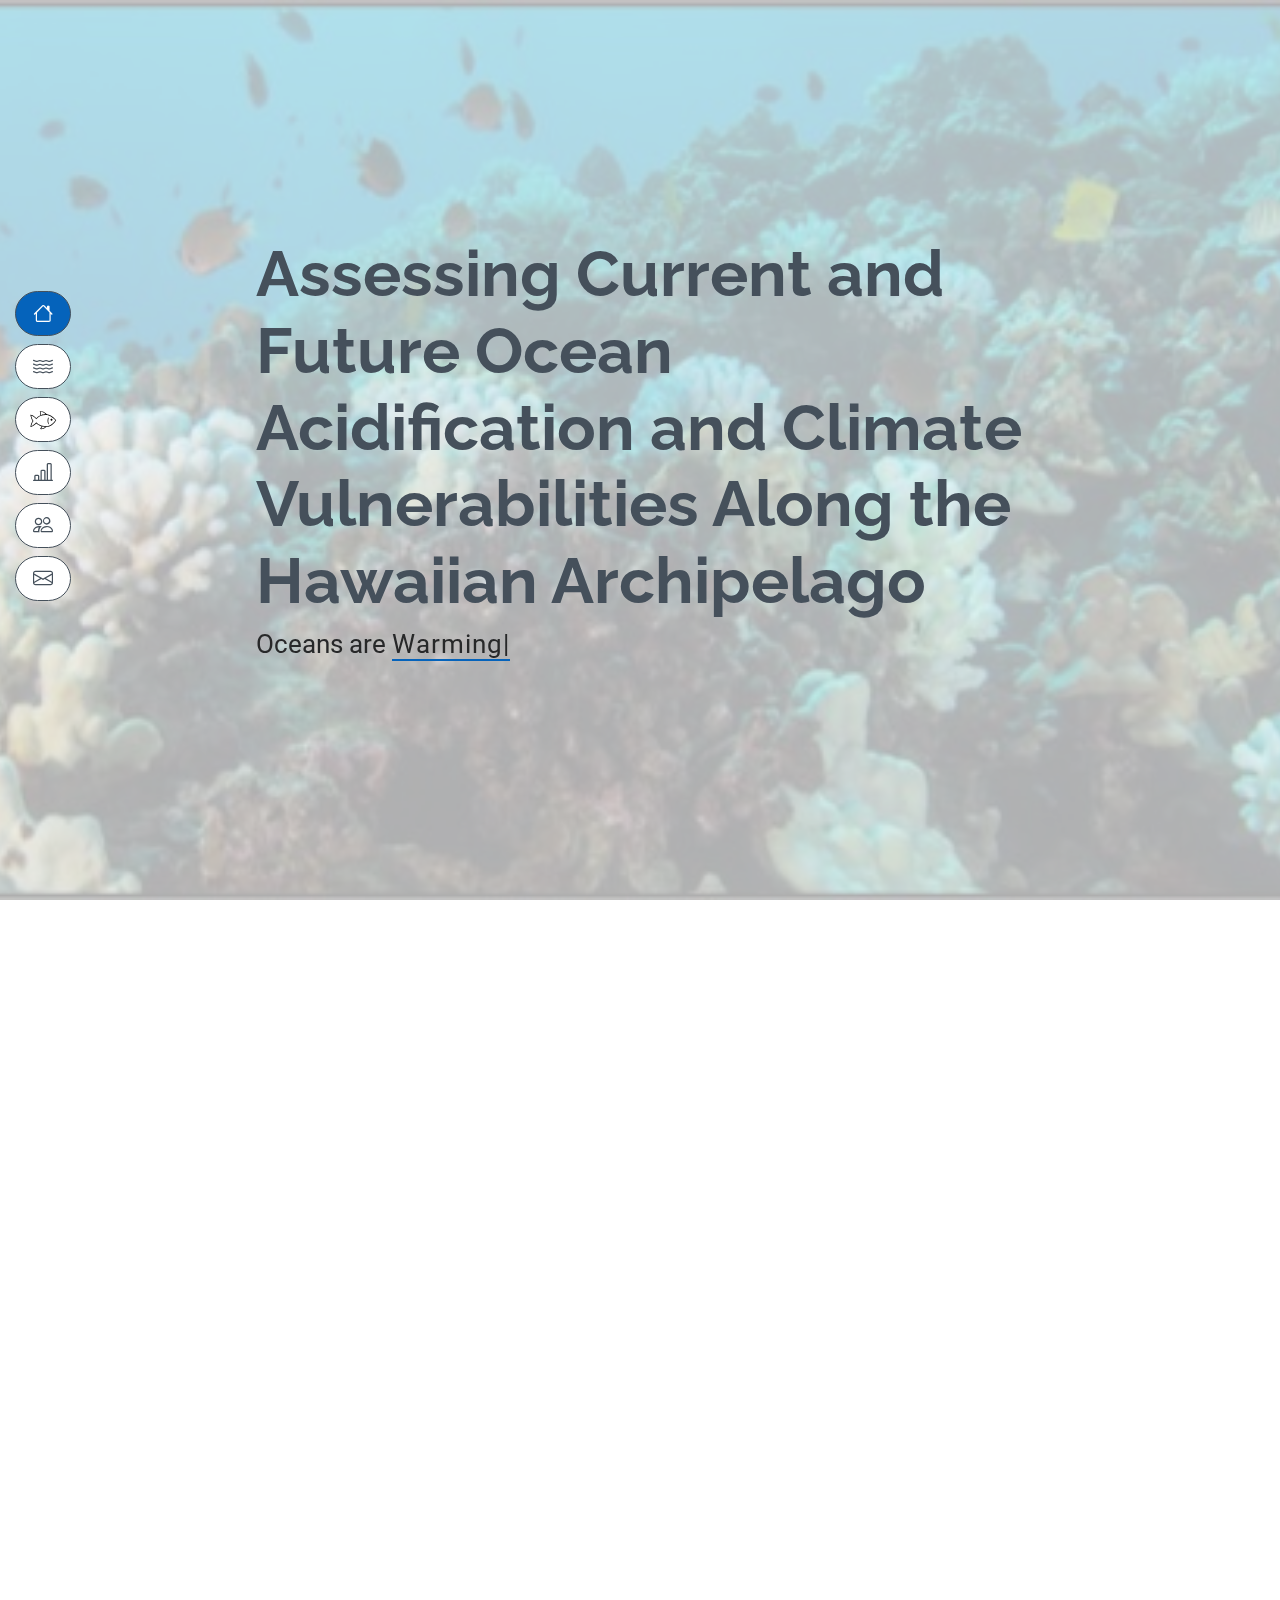
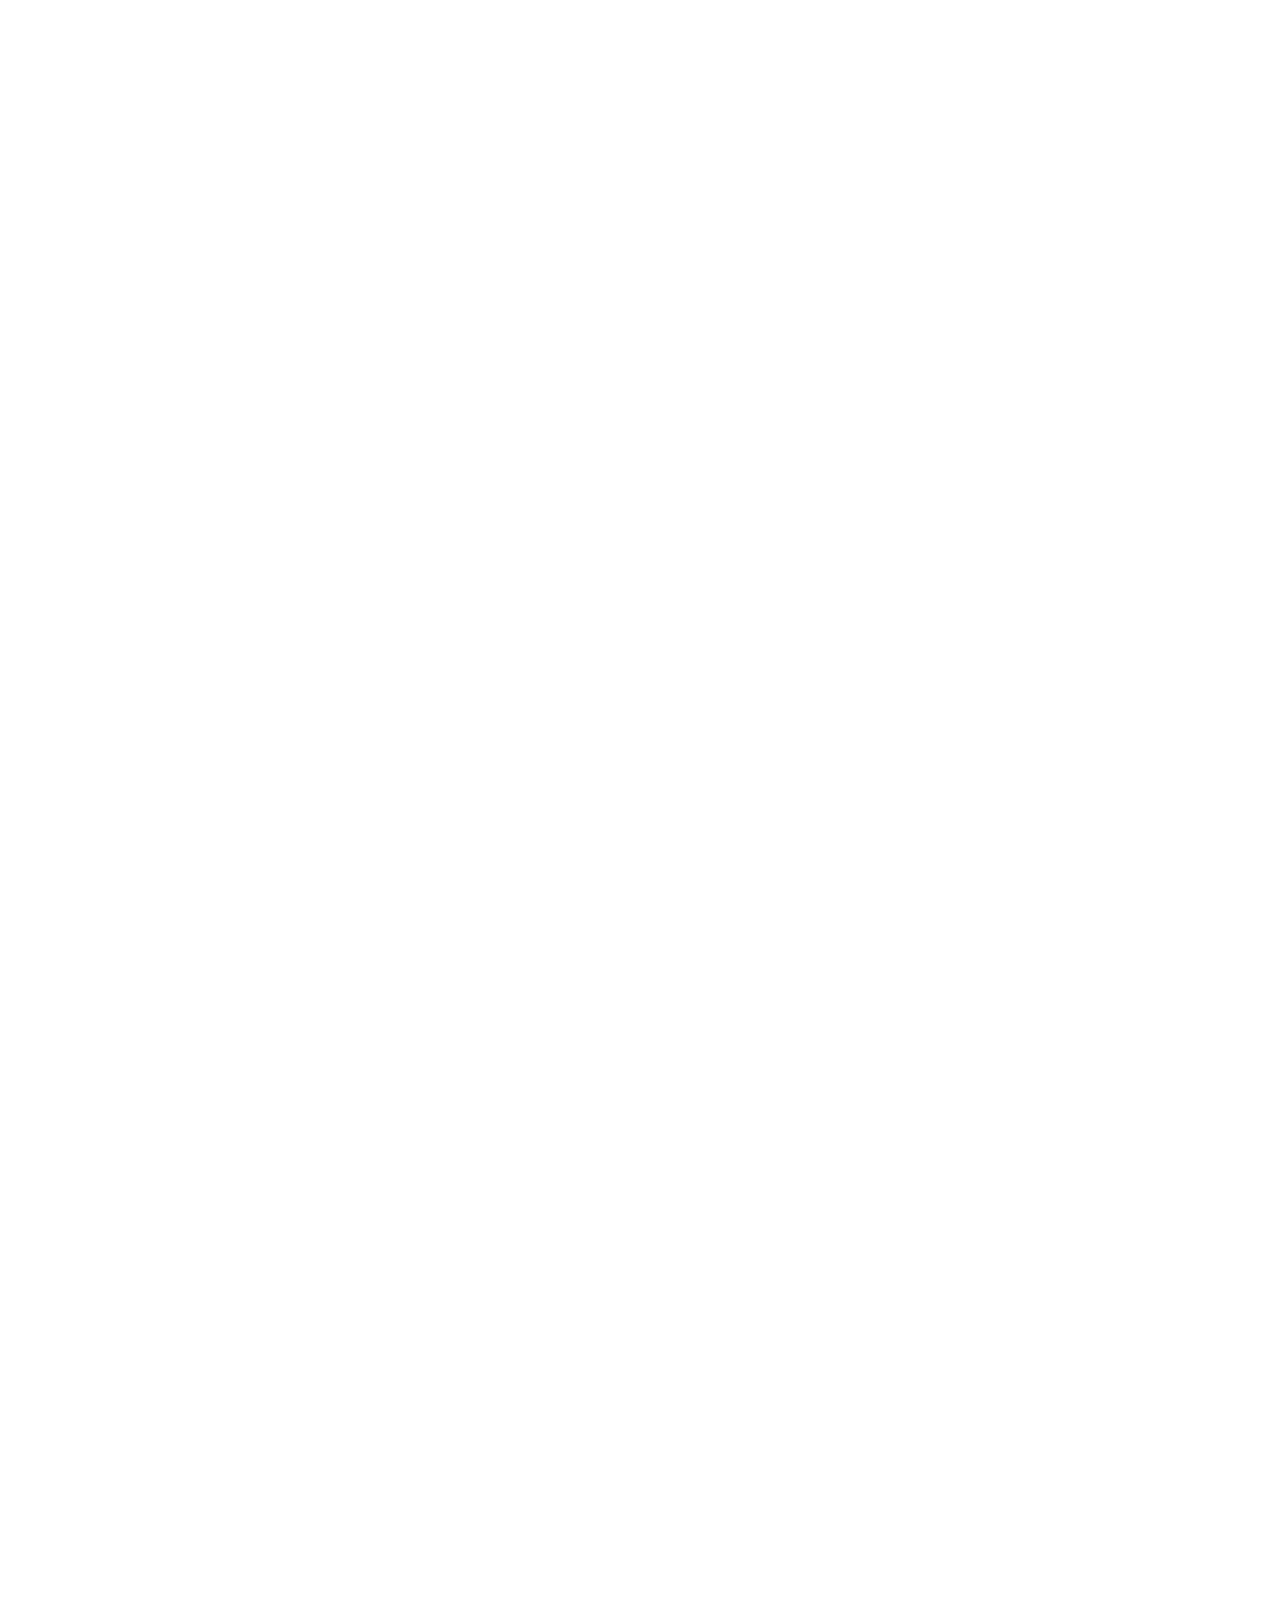
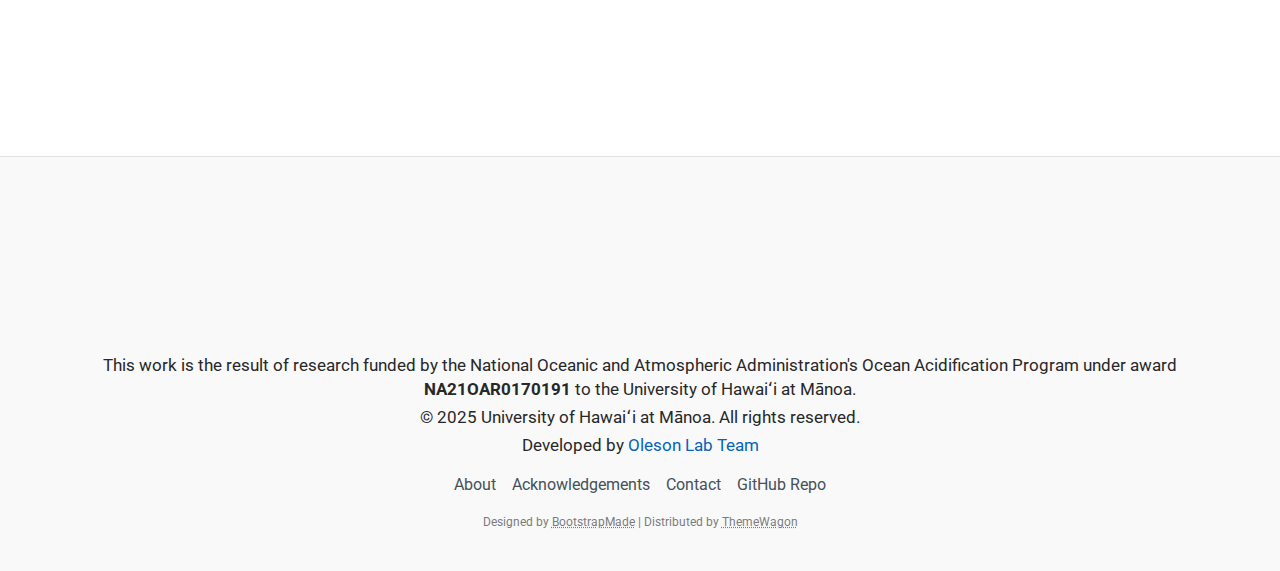
<file: index.html>
<!DOCTYPE html>
<html lang="en">

<head>
  <meta charset="utf-8">
  <meta content="width=device-width, initial-scale=1.0" name="viewport">
  <title>Assessing Current and Future Ocean Acidification and Climate Vulnerabilities Along the Hawaiian Archipelago
  </title>
  <meta content="" name="description">
  <meta content="" name="keywords">

  <!-- Favicons -->
  <link rel="icon" href="assets/img/favicon.ico">
  <link rel="icon" type="image/png" sizes="32x32" href="assets/img/favicon-32x32.png">
  <link rel="icon" type="image/png" sizes="16x16" href="assets/img/favicon-16x16.png">

  <!-- Fonts -->
  <link href="https://fonts.googleapis.com" rel="preconnect">
  <link href="https://fonts.gstatic.com" rel="preconnect" crossorigin>
  <link
    href="https://fonts.googleapis.com/css2?family=Roboto:ital,wght@0,100;0,300;0,400;0,500;0,700;0,900;1,100;1,300;1,400;1,500;1,700;1,900&family=Poppins:ital,wght@0,100;0,200;0,300;0,400;0,500;0,600;0,700;0,800;0,900;1,100;1,200;1,300;1,400;1,500;1,600;1,700;1,800;1,900&family=Raleway:ital,wght@0,100;0,200;0,300;0,400;0,500;0,600;0,700;0,800;0,900;1,100;1,200;1,300;1,400;1,500;1,600;1,700;1,800;1,900&display=swap"
    rel="stylesheet">

  <!-- Vendor CSS Files -->
  <link href="assets/vendor/bootstrap/css/bootstrap.min.css" rel="stylesheet">
  <link href="assets/vendor/bootstrap-icons/bootstrap-icons.css" rel="stylesheet">
  <link href="assets/vendor/aos/aos.css" rel="stylesheet">
  <link href="assets/vendor/glightbox/css/glightbox.min.css" rel="stylesheet">
  <link href="assets/vendor/swiper/swiper-bundle.min.css" rel="stylesheet">

  <!-- Main CSS File -->
  <link href="assets/css/main.css" rel="stylesheet">

  <!-- =======================================================
  * Template Name: MyResume
  * Template URL: https://bootstrapmade.com/free-html-bootstrap-template-my-resume/
  * Updated: Jun 29 2024 with Bootstrap v5.3.3
  * Author: BootstrapMade.com
  * License: https://bootstrapmade.com/license/
  ======================================================== -->
</head>

<body class="index-page">

  <header id="header" class="header d-flex flex-column justify-content-center">

    <i class="header-toggle d-xl-none bi bi-list"></i>

    <!-- Nav Menu Start -->
    <nav id="navmenu" class="navmenu">
      <ul>
        <li><a href="#hero" class="active"><i class="bi bi-house navicon"></i><span>Home</span></a></li>
        <li><a href="oceanography-modeling.html"><i class="bi bi-water navicon"></i><span>Oceanography
              Modeling</span></a></li>
        <li><a href="ecosystem-modeling.html"><img src="assets/img/fish.svg" alt="Fish Icon"
              class="navicon" /></i><span>Ecosystem Modeling with Atlantis</span></a></li>
        <li><a href="economic-impact.html"><i class="bi bi-bar-chart-line navicon"></i><span>Economic Impact</span></a>
        </li>
        <li><a href="spatial-vulnerability-assessment.html"><i class="bi bi-people navicon"></i><span>Spatial
              Vulnerability Assessment</span></a></li>
        <li><a href="contact-us.html"><i class="bi bi-envelope navicon"></i><span>Contact Us</span></a></li>
      </ul>
    </nav>
    <!-- Nav Menu End -->

  </header>

  <main class="main">

    <!-- Hero Section -->
    <section id="hero" class="hero section light-background">

      <img src="assets/img/hero-bg.jpg" alt="">

      <div class="container" data-aos="zoom-out">
        <div class="row justify-content-center">
          <div class="col-lg-9">
            <h2>Assessing Current and Future Ocean Acidification and Climate Vulnerabilities Along the Hawaiian
              Archipelago</h2>
            <p>Oceans are <span class="typed"
                data-typed-items="Warming, Acidifying, Rising, <strong>Changing!</strong>">Warming</span><span
                class="typed-cursor typed-cursor--blink" aria-hidden="true"></span></p>
            <!-- <div class="social-links">
              <a href="#"><i class="bi bi-twitter-x"></i></a>
              <a href="#"><i class="bi bi-facebook"></i></a>
              <a href="#"><i class="bi bi-instagram"></i></a>
              <a href="#"><i class="bi bi-linkedin"></i></a>
            </div> -->
          </div>
        </div>
      </div>

    </section><!-- /Hero Section -->

    <!-- Acknowledgements Section -->
    <section id="acknowledgements" class="acknowledgements section">

      <!-- Logos Section -->
      <div class="container" data-aos="fade-up" data-aos-delay="100">

        <!-- Logos Row -->
        <div class="row ack-logos justify-content-center mb-4">
          <div class="col-auto">
            <img src="assets/img/logos/oap_logo.png" alt="NOAA OAP logo" class="ack-logo">
          </div>
          <div class="col-auto">
            <img src="assets/img/logos/nrem_logo.png" alt="NREM logo" class="ack-logo">
          </div>
          <div class="col-auto">
            <img src="assets/img/logos/soest_logo.png" alt="SOEST logo" class="ack-logo soest-logo">
          </div>
          <div class="col-auto">
            <img src="assets/img/logos/uh_logo.png" alt="UH logo" class="ack-logo">
          </div>
          <!-- add additional sponsor logos here -->
        </div>

        <div class="container section-title" data-aos="fade-up">
          <h2>Acknowledgements</h2>
        </div>

        <!-- Grant & Project Title -->
        <p class="ack-support text-center">
          This work is the result of research funded by the National Oceanic and Atmospheric Administration's Ocean
          Acidification Program under award <strong>NA21OAR0170191</strong> to the University of Hawaiʻi at Mānoa.
        </p>
    </section>
    <!-- /End Acknowledgements Section -->

    <!-- About Section -->
    <section id="about" class="about section">
      <div class="container section-title" data-aos="fade-up">
        <h2>About Our Project</h2>
      </div>

      <div class="container" data-aos="fade-up" data-aos-delay="50">
        <p>
          Coral reefs form the backbone of Hawaiʻi’s nearshore ecosystems, supporting high biodiversity and delivering
          substantial ecological and economic benefits. Although they cover just 0.2% of the seafloor globally, Hawaiian
          coral reefs account for approximately 85% of all coral reefs in the United States. These ecosystems support
          about
          a quarter of all marine species and provide essential services, including fishery habitat, coastal protection,
          recreation, and tourism. According to one estimate, coral reefs in the Main Hawaiian Islands (MHI) generate
          roughly $800 million per year in value from fishing, recreation, and other amenities.
        </p>

        <p>
          Climate change poses growing threats to Hawaiʻi’s coral reefs. Two primary drivers of risk are
          <b>rising ocean temperatures</b> and <b>ocean acidification (OA)</b>.
        </p>

        <!-- Learn-more callout: collapsed by default -->
        <details class="callout callout--learn" id="coral-science">
          <summary>
            <img src="assets/img/corals.svg" alt="" class="callout-icon" aria-hidden="true">
            <span class="callout-title">The Science of Corals</span>
            <span class="callout-hint"><i>Click to learn more</i></span>
          </summary>

          <div class="callout-body">
            <p>
              Warming ocean waters can disrupt the symbiosis between corals and their algae, leading to coral bleaching
              events. Prolonged or severe bleaching can result in widespread coral mortality. Simultaneously, increased
              concentrations of atmospheric carbon dioxide (CO₂) are absorbed by the ocean, increasing the concentration
              of
              hydrogen ions by about 30% since pre-industrial times and lowering the saturation state of aragonite, a
              mineral essential for coral skeletons. These changes make it more difficult for corals to grow and
              maintain
              their structures and can lead to cascading effects throughout the reef ecosystem and food web.
            </p>
          </div>
        </details>

        <p>
          Assessing reef vulnerability and quantifying ecosystem degradation require spatially explicit analyses that
          capture both ecological dynamics and community-level impacts. However, much of our understanding comes from
          global
          models that fail to capture the fine-scale variability and local oceanographic conditions essential for
          Hawaiʻi,
          limiting the scientific foundation for effective management and policy decisions.
        </p>

        <p>
          Our study addresses this gap through integrated modeling. We combine high-resolution projections of OA and
          temperature with spatially explicit ecosystem modeling that tracks coral, fish, and fishery changes under
          three
          climate scenarios. These ecological projections are linked to fisheries and recreational reef use values,
          providing an
          integrated perspective on climate-driven impacts to both marine ecosystems and dependent communities.
        </p>
      </div>
    </section>

    <!-- Report-Out Video Section -->
    <section id="report-video" class="section">
      <div class="container section-title" data-aos="fade-up">
        <h2>Overview Video</h2>
      </div>
      <div class="container" data-aos="fade-up" data-aos-delay="100">
        <div class="video-wrapper">
          <iframe src="https://drive.google.com/file/d/14qxww4uoOG12x6xr5rbggo0ixYMGitB_/preview" width="100%"
            height="480" allow="autoplay; encrypted-media" allowfullscreen></iframe>
        </div>
      </div>
    </section><!-- /Report-Out Video Section -->

  </main>

  <!-- Footer Section -->
  <footer id="footer" class="footer position-relative light-background site-footer">
    <div class="container">

      <!-- Partner & Funder Logos -->
      <div class="footer-logos d-flex flex-wrap justify-content-center align-items-center mb-4" data-aos="fade-up"
        data-aos-delay="100">
        <img src="assets/img/logos/oap_logo.png" alt="NOAA OAP logo" class="footer-logo">
        <img src="assets/img/logos/nrem_logo.png" alt="NREM logo" class="footer-logo">
        <img src="assets/img/logos/soest_logo.png" alt="SOEST logo" class="footer-logo footer-logo--soest">
        <img src="assets/img/logos/uh_logo.png" alt="UH logo" class="footer-logo">
        <!-- add additional sponsor logos here -->
      </div>

      <!-- Project Title & Grant -->
      <div class="footer-info text-center mb-3">
        <p class="mb-1">
          This work is the result of research funded by the National Oceanic and Atmospheric Administration's Ocean
          Acidification Program under award <strong>NA21OAR0170191</strong> to the University of Hawaiʻi at Mānoa.
        </p>
        <p class="mb-0">© 2025 University of Hawaiʻi at Mānoa. All rights reserved.</p>
        <p class="mb-0">Developed by <a href="https://www.olesonlab.org/" target="_blank">Oleson Lab Team</a></p>
      </div>

      <!-- Quick Links -->
      <nav class="footer-links d-flex flex-wrap justify-content-center gap-3 mb-3" aria-label="Footer nav">
        <a href="#about">About</a>
        <a href="#acknowledgements">Acknowledgements</a>
        <a href="#contact">Contact</a>
        <a href="https://github.com/olesonlab/ocean_acidification" target="_blank">GitHub Repo</a>
      </nav>

      <!-- Theme Credits -->
      <div class="credits text-center">
        Designed by <a href="https://bootstrapmade.com/" target="_blank">BootstrapMade</a> |
        Distributed by <a href="https://themewagon.com" target="_blank">ThemeWagon</a>
      </div>

    </div>
  </footer><!-- /Footer Section -->

  <!-- Scroll Top -->
  <a href="#" id="scroll-top" class="scroll-top d-flex align-items-center justify-content-center"><i
      class="bi bi-arrow-up-short"></i></a>

  <!-- Preloader -->
  <div id="preloader"></div>

  <!-- Vendor JS Files -->
  <script src="assets/vendor/bootstrap/js/bootstrap.bundle.min.js"></script>
  <script src="assets/vendor/php-email-form/validate.js"></script>
  <script src="assets/vendor/aos/aos.js"></script>
  <script src="assets/vendor/typed.js/typed.umd.js"></script>
  <script src="assets/vendor/purecounter/purecounter_vanilla.js"></script>
  <script src="assets/vendor/waypoints/noframework.waypoints.js"></script>
  <script src="assets/vendor/glightbox/js/glightbox.min.js"></script>
  <script src="assets/vendor/imagesloaded/imagesloaded.pkgd.min.js"></script>
  <script src="assets/vendor/isotope-layout/isotope.pkgd.min.js"></script>
  <script src="assets/vendor/swiper/swiper-bundle.min.js"></script>

  <!-- Main JS File -->
  <script src="assets/js/main.js"></script>

</body>

</html>
</file>
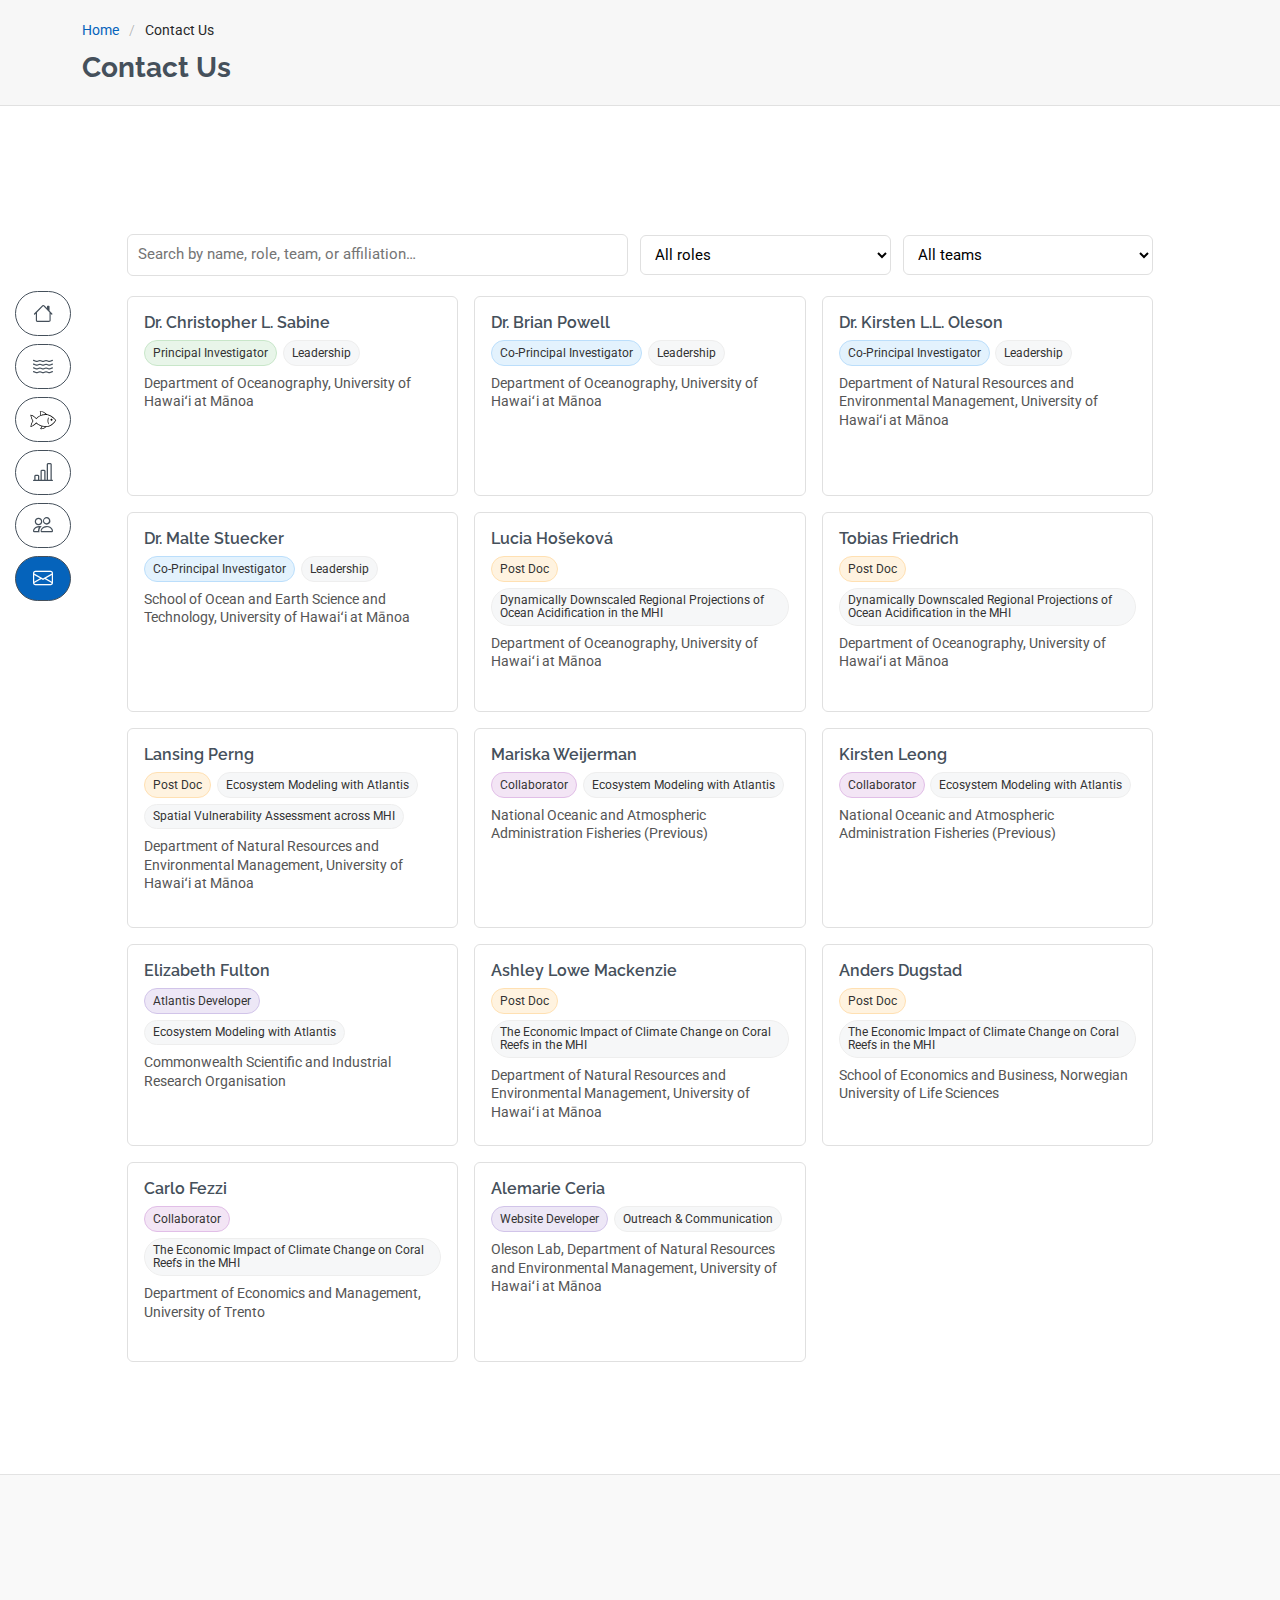
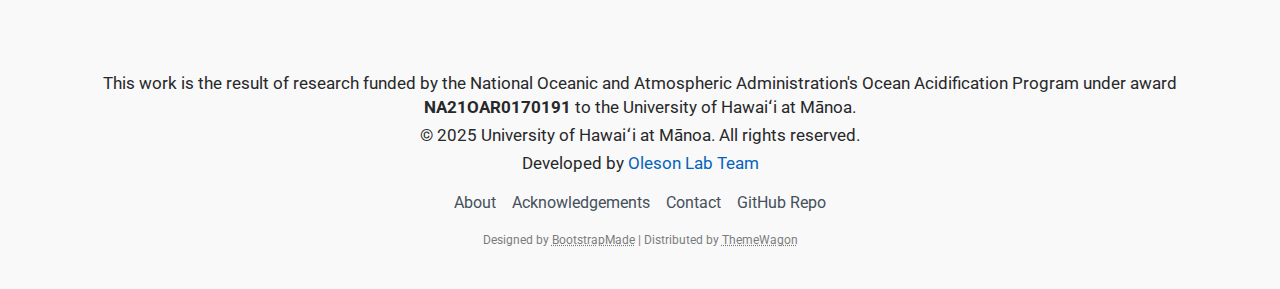
<file: contact-us.html>
<!DOCTYPE html>
<html lang="en">

<!-- Head Section Start -->

<head>
  <meta charset="utf-8">
  <meta content="width=device-width, initial-scale=1.0" name="viewport">
  <title>Contact Us - Assessing Current and Future Ocean Acidification and Climate Vulnerabilities Along the
    Hawaiian Archipelago</title>
  <meta content="" name="description">
  <meta content="" name="keywords">

  <!-- Favicons -->
  <link rel="icon" href="assets/img/favicon.ico">
  <link rel="icon" type="image/png" sizes="32x32" href="assets/img/favicon-32x32.png">
  <link rel="icon" type="image/png" sizes="16x16" href="assets/img/favicon-16x16.png">

  <!-- Fonts -->
  <link href="https://fonts.googleapis.com" rel="preconnect">
  <link href="https://fonts.gstatic.com" rel="preconnect" crossorigin>
  <link
    href="https://fonts.googleapis.com/css2?family=Roboto:ital,wght@0,100;0,300;0,400;0,500;0,700;0,900;1,100;1,300;1,400;1,500;1,700;1,900&family=Poppins:ital,wght@0,100;0,200;0,300;0,400;0,500;0,600;0,700;0,800;0,900;1,100;1,200;1,300;1,400;1,500;1,600;1,700;1,800;1,900&family=Raleway:ital,wght@0,100;0,200;0,300;0,400;0,500;0,600;0,700;0,800;0,900;1,100;1,200;1,300;1,400;1,500;1,600;1,700;1,800;1,900&display=swap"
    rel="stylesheet">

  <!-- Vendor CSS Files -->
  <link href="assets/vendor/bootstrap/css/bootstrap.min.css" rel="stylesheet">
  <link href="assets/vendor/bootstrap-icons/bootstrap-icons.css" rel="stylesheet">
  <link href="assets/vendor/aos/aos.css" rel="stylesheet">
  <link href="assets/vendor/glightbox/css/glightbox.min.css" rel="stylesheet">
  <link href="assets/vendor/swiper/swiper-bundle.min.css" rel="stylesheet">

  <!-- Main CSS File -->
  <link href="assets/css/main.css" rel="stylesheet">

  <!-- =======================================================
  * Template Name: MyResume
  * Template URL: https://bootstrapmade.com/free-html-bootstrap-template-my-resume/
  * Updated: Jun 29 2024 with Bootstrap v5.3.3
  * Author: BootstrapMade.com
  * License: https://bootstrapmade.com/license/
  ======================================================== -->
</head>
<!-- Head Section End -->

<body class="starter-page-page">

  <!-- Header Section Start -->
  <header id="header" class="header d-flex flex-column justify-content-center">
    <i class="header-toggle d-xl-none bi bi-list"></i>

    <!-- Nav Menu Start -->
    <nav id="navmenu" class="navmenu">
      <ul>
        <li><a href="index.html"><i class="bi bi-house navicon"></i><span>Home</span></a></li>
        <li><a href="oceanography-modeling.html"><i class="bi bi-water navicon"></i><span>Oceanography Modeling</span></a></li>
        <li><a href="ecological-modeling.html"><img src="assets/img/fish.svg" alt="Fish Icon" class="navicon" /></i><span>Ecological Modeling with Atlantis</span></a></li>
        <li><a href="economic-impact.html"><i class="bi bi-bar-chart-line navicon"></i><span>Economic Impact</span></a></li>
        <li><a href="spatial-vulnerability-assessment.html"><i class="bi bi-people navicon"></i><span>Spatial Vulnerability Assessment</span></a></li>
        <li><a href="contact-us.html" class="active"><i class="bi bi-envelope navicon"></i><span>Contact Us</span></a></li>
      </ul>
    </nav>
    <!-- Nav Menu End -->

  </header>
  <!-- Header Section End -->

  <!-- Main Content Start -->
  <main class="main">

    <!-- Page Title Section Start -->
    <div class="page-title" data-aos="fade">
      <div class="container">
        <nav class="breadcrumbs" aria-label="breadcrumb">
          <ol>
            <li><a href="index.html">Home</a></li>
            <li class="current">Contact Us</li>
          </ol>
        </nav>
        <h1>Contact Us</h1>
      </div>
    </div>
    <!-- Page Title Section End -->

    <!-- Authors & Project Teams Section -->
    <section id="authors" class="authors section">
      <!-- Authors & Project Teams -->
      <div class="ack-section" id="authors">

        <!-- Filter bar -->
        <div class="ack-filterbar" role="region" aria-label="Filter authors">
          <input id="authorSearch" class="ack-input" type="search"
            placeholder="Search by name, role, team, or affiliation…" aria-label="Search">

          <!-- Role filter -->
          <select id="roleFilter" class="ack-select" aria-label="Filter by role">
            <option value="">All roles</option>
            <option>Principal Investigator</option>
            <option>Co-Principal Investigator</option>
            <option>Post Doc</option>
            <option>Collaborator</option>
            <option>Atlantis Developer</option>
            <option>Website Developer</option> 
          </select>

          <!-- Team filter -->
          <select id="teamFilter" class="ack-select" aria-label="Filter by project team">
            <option value="">All teams</option>
            <option>Leadership</option>
            <option>Dynamically Downscaled Regional Projections of Ocean Acidification in the MHI</option>
            <option>Ecosystem Modeling with Atlantis</option>
            <option>The Economic Impact of Climate Change on Coral Reefs in the MHI</option>
            <option>Spatial Vulnerability Assessment across MHI</option>
            <option>Outreach & Communication</option> 
          </select>
        </div>

        <!-- Cards -->
        <div id="authorsGrid" class="person-grid">

          <!-- Leadership (PIs) -->
          <article class="person-card" data-role="Principal Investigator" data-teams="Leadership"
            data-index="Christopher L. Sabine Principal Investigator Leadership Department of Oceanography University of Hawaiʻi at Mānoa UH Mānoa">
            <h6 class="name">Dr. Christopher L. Sabine</h6>
            <div class="badges">
              <span class="badge role is-pi">Principal Investigator</span>
              <span class="badge team">Leadership</span>
            </div>
            <p class="affiliation">Department of Oceanography, University of Hawaiʻi at Mānoa</p>
          </article>

          <article class="person-card" data-role="Co-Principal Investigator" data-teams="Leadership"
            data-index="Brian Powell Co-Principal Investigator Leadership Department of Oceanography University of Hawaiʻi at Mānoa UH Mānoa">
            <h6 class="name">Dr. Brian Powell</h6>
            <div class="badges">
              <span class="badge role is-copi">Co-Principal Investigator</span>
              <span class="badge team">Leadership</span>
            </div>
            <p class="affiliation">Department of Oceanography, University of Hawaiʻi at Mānoa</p>
          </article>

          <article class="person-card" data-role="Co-Principal Investigator" data-teams="Leadership"
            data-index="Kirsten L.L. Oleson Co-Principal Investigator Leadership Department of Natural Resources and Environmental Management University of Hawaiʻi at Mānoa NREM UH Mānoa">
            <h6 class="name">Dr. Kirsten L.L. Oleson</h6>
            <div class="badges">
              <span class="badge role is-copi">Co-Principal Investigator</span>
              <span class="badge team">Leadership</span>
            </div>
            <p class="affiliation">Department of Natural Resources and Environmental Management, University of Hawaiʻi
              at Mānoa</p>
          </article>

          <article class="person-card" data-role="Co-Principal Investigator" data-teams="Leadership"
            data-index="Malte Stuecker Co-Principal Investigator Leadership School of Ocean and Earth Science and Technology University of Hawaiʻi at Mānoa SOEST UH Mānoa">
            <h6 class="name">Dr. Malte Stuecker</h6>
            <div class="badges">
              <span class="badge role is-copi">Co-Principal Investigator</span>
              <span class="badge team">Leadership</span>
            </div>
            <p class="affiliation">School of Ocean and Earth Science and Technology, University of Hawaiʻi at Mānoa
            </p>
          </article>

          <!-- Dynamically Downscaled Regional Projections... -->
          <article class="person-card" data-role="Post Doc"
            data-teams="Dynamically Downscaled Regional Projections of Ocean Acidification in the MHI"
            data-index="Lucia Hošeková Post Doc Department of Oceanography University of Hawaiʻi at Mānoa">
            <h6 class="name">Lucia Hošeková</h6>
            <div class="badges">
              <span class="badge role is-postdoc">Post Doc</span>
              <span class="badge team">Dynamically Downscaled Regional Projections of Ocean Acidification in the
                MHI</span>
            </div>
            <p class="affiliation">Department of Oceanography, University of Hawaiʻi at Mānoa</p>
          </article>

          <article class="person-card" data-role="Post Doc"
            data-teams="Dynamically Downscaled Regional Projections of Ocean Acidification in the MHI"
            data-index="Tobias Friedrich Post Doc Department of Oceanography University of Hawaiʻi at Mānoa">
            <h6 class="name">Tobias Friedrich</h6>
            <div class="badges">
              <span class="badge role is-postdoc">Post Doc</span>
              <span class="badge team">Dynamically Downscaled Regional Projections of Ocean Acidification in the
                MHI</span>
            </div>
            <p class="affiliation">Department of Oceanography, University of Hawaiʻi at Mānoa</p>
          </article>

          <!-- Ecosystem Modeling with Atlantis -->
          <article class="person-card" data-role="Post Doc"
            data-teams="Ecosystem Modeling with Atlantis; Spatial Vulnerability Assessment across MHI"
            data-index="Lansing Perng Post Doc Department of Natural Resources and Environmental Management University of Hawaiʻi at Mānoa NREM Spatial Vulnerability Assessment across MHI">
            <h6 class="name">Lansing Perng</h6>
            <div class="badges">
              <span class="badge role is-postdoc">Post Doc</span>
              <span class="badge team">Ecosystem Modeling with Atlantis</span>
              <span class="badge team">Spatial Vulnerability Assessment across MHI</span>
            </div>
            <p class="affiliation">Department of Natural Resources and Environmental Management, University of Hawaiʻi
              at Mānoa</p>
          </article>

          <article class="person-card" data-role="Collaborator" data-teams="Ecosystem Modeling with Atlantis"
            data-index="Mariska Weijerman Collaborator NOAA Fisheries (Previous)">
            <h6 class="name">Mariska Weijerman</h6>
            <div class="badges">
              <span class="badge role is-collab">Collaborator</span>
              <span class="badge team">Ecosystem Modeling with Atlantis</span>
            </div>
            <p class="affiliation">National Oceanic and Atmospheric Administration Fisheries (Previous)</p>
          </article>

          <article class="person-card" data-role="Collaborator" data-teams="Ecosystem Modeling with Atlantis"
            data-index="Kirsten Leong Collaborator NOAA Fisheries (Previous)">
            <h6 class="name">Kirsten Leong</h6>
            <div class="badges">
              <span class="badge role is-collab">Collaborator</span>
              <span class="badge team">Ecosystem Modeling with Atlantis</span>
            </div>
            <p class="affiliation">National Oceanic and Atmospheric Administration Fisheries (Previous)</p>
          </article>

          <article class="person-card" data-role="Atlantis Developer" data-teams="Ecosystem Modeling with Atlantis"
            data-index="Elizabeth Fulton Atlantis Developer CSIRO Commonwealth Scientific and Industrial Research Organisation">
            <h6 class="name">Elizabeth Fulton</h6>
            <div class="badges">
              <span class="badge role is-dev">Atlantis Developer</span>
              <span class="badge team">Ecosystem Modeling with Atlantis</span>
            </div>
            <p class="affiliation">Commonwealth Scientific and Industrial Research Organisation</p>
          </article>

          <!-- Economic Impact team -->
          <article class="person-card" data-role="Post Doc"
            data-teams="The Economic Impact of Climate Change on Coral Reefs in the MHI"
            data-index="Ashley Lowe Mackenzie Post Doc Department of Natural Resources and Environmental Management University of Hawaiʻi at Mānoa NREM">
            <h6 class="name">Ashley Lowe Mackenzie</h6>
            <div class="badges">
              <span class="badge role is-postdoc">Post Doc</span>
              <span class="badge team">The Economic Impact of Climate Change on Coral Reefs in the MHI</span>
            </div>
            <p class="affiliation">Department of Natural Resources and Environmental Management, University of Hawaiʻi
              at Mānoa</p>
          </article>

          <article class="person-card" data-role="Post Doc"
            data-teams="The Economic Impact of Climate Change on Coral Reefs in the MHI"
            data-index="Anders Dugstad Post Doc School of Economics and Business Norwegian University of Life Sciences">
            <h6 class="name">Anders Dugstad</h6>
            <div class="badges">
              <span class="badge role is-postdoc">Post Doc</span>
              <span class="badge team">The Economic Impact of Climate Change on Coral Reefs in the MHI</span>
            </div>
            <p class="affiliation">School of Economics and Business, Norwegian University of Life Sciences</p>
          </article>

          <article class="person-card" data-role="Collaborator"
            data-teams="The Economic Impact of Climate Change on Coral Reefs in the MHI"
            data-index="Carlo Fezzi Collaborator Department of Economics and Management University of Trento">
            <h6 class="name">Carlo Fezzi</h6>
            <div class="badges">
              <span class="badge role is-collab">Collaborator</span>
              <span class="badge team">The Economic Impact of Climate Change on Coral Reefs in the MHI</span>
            </div>
            <p class="affiliation">Department of Economics and Management, University of Trento</p>
          </article>

          <!-- Website Developer -->
          <article class="person-card" data-role="Website Developer" data-teams="Outreach & Communication"
            data-index="Alemarie Ceria Website Developer Outreach & Communication Oleson Lab University of Hawaiʻi at Mānoa">
            <h6 class="name">Alemarie Ceria</h6>
            <div class="badges">
              <span class="badge role is-dev">Website Developer</span>
              <span class="badge team">Outreach & Communication</span>
            </div>
            <p class="affiliation">Oleson Lab, Department of Natural Resources and Environmental Management, University
              of Hawaiʻi at Mānoa</p>
          </article>

        </div>

        <p id="ackEmpty" class="ack-empty" hidden>No people match your filters. Clear filters to see everyone.</p>
      </div>
    </section>
    <!-- /End Authors & Project Teams Section -->

  </main>
  <!-- Main Content End -->

  <!-- Footer Section -->
  <footer id="footer" class="footer position-relative light-background site-footer">
    <div class="container">

      <!-- Partner & Funder Logos -->
      <div class="footer-logos d-flex flex-wrap justify-content-center align-items-center mb-4" data-aos="fade-up"
        data-aos-delay="100">
        <img src="assets/img/logos/oap_logo.png" alt="NOAA OAP logo" class="footer-logo">
        <img src="assets/img/logos/nrem_logo.png" alt="NREM logo" class="footer-logo">
        <img src="assets/img/logos/soest_logo.png" alt="SOEST logo" class="footer-logo footer-logo--soest">
        <img src="assets/img/logos/uh_logo.png" alt="UH logo" class="footer-logo">
        <!-- add additional sponsor logos here -->
      </div>

      <!-- Project Title & Grant -->
      <div class="footer-info text-center mb-3">
        <p class="mb-1">
          This work is the result of research funded by the National Oceanic and Atmospheric Administration's Ocean
          Acidification Program under award <strong>NA21OAR0170191</strong> to the University of Hawaiʻi at Mānoa.
        </p>
        <p class="mb-0">© 2025 University of Hawaiʻi at Mānoa. All rights reserved.</p>
        <p class="mb-0">Developed by <a href="https://www.olesonlab.org/" target="_blank">Oleson Lab Team</a></p>
      </div>

      <!-- Quick Links -->
      <nav class="footer-links d-flex flex-wrap justify-content-center gap-3 mb-3" aria-label="Footer nav">
        <a href="#about">About</a>
        <a href="#acknowledgements">Acknowledgements</a>
        <a href="#contact">Contact</a>
        <a href="https://github.com/olesonlab/ocean_acidification" target="_blank">GitHub Repo</a>
      </nav>

      <!-- Theme Credits -->
      <div class="credits text-center">
        Designed by <a href="https://bootstrapmade.com/" target="_blank">BootstrapMade</a> |
        Distributed by <a href="https://themewagon.com" target="_blank">ThemeWagon</a>
      </div>

    </div>
  </footer><!-- /Footer Section -->

  <!-- Scroll Top Start -->
  <a href="#" id="scroll-top" class="scroll-top d-flex align-items-center justify-content-center">
    <i class="bi bi-arrow-up-short"></i>
  </a>
  <!-- Scroll Top End -->

  <!-- Preloader Start -->
  <div id="preloader"></div>
  <!-- Preloader End -->

  <!-- Vendor JS Files Start -->
  <script src="assets/vendor/bootstrap/js/bootstrap.bundle.min.js"></script>
  <script src="assets/vendor/php-email-form/validate.js"></script>
  <script src="assets/vendor/aos/aos.js"></script>
  <script src="assets/vendor/typed.js/typed.umd.js"></script>
  <script src="assets/vendor/purecounter/purecounter_vanilla.js"></script>
  <script src="assets/vendor/waypoints/noframework.waypoints.js"></script>
  <script src="assets/vendor/glightbox/js/glightbox.min.js"></script>
  <script src="assets/vendor/imagesloaded/imagesloaded.pkgd.min.js"></script>
  <script src="assets/vendor/isotope-layout/isotope.pkgd.min.js"></script>
  <script src="assets/vendor/swiper/swiper-bundle.min.js"></script>
  <!-- Vendor JS Files End -->

  <!-- Main JS File Start -->
  <script src="assets/js/main.js"></script>
  <!-- Main JS File End -->

</body>

</html>
</file>
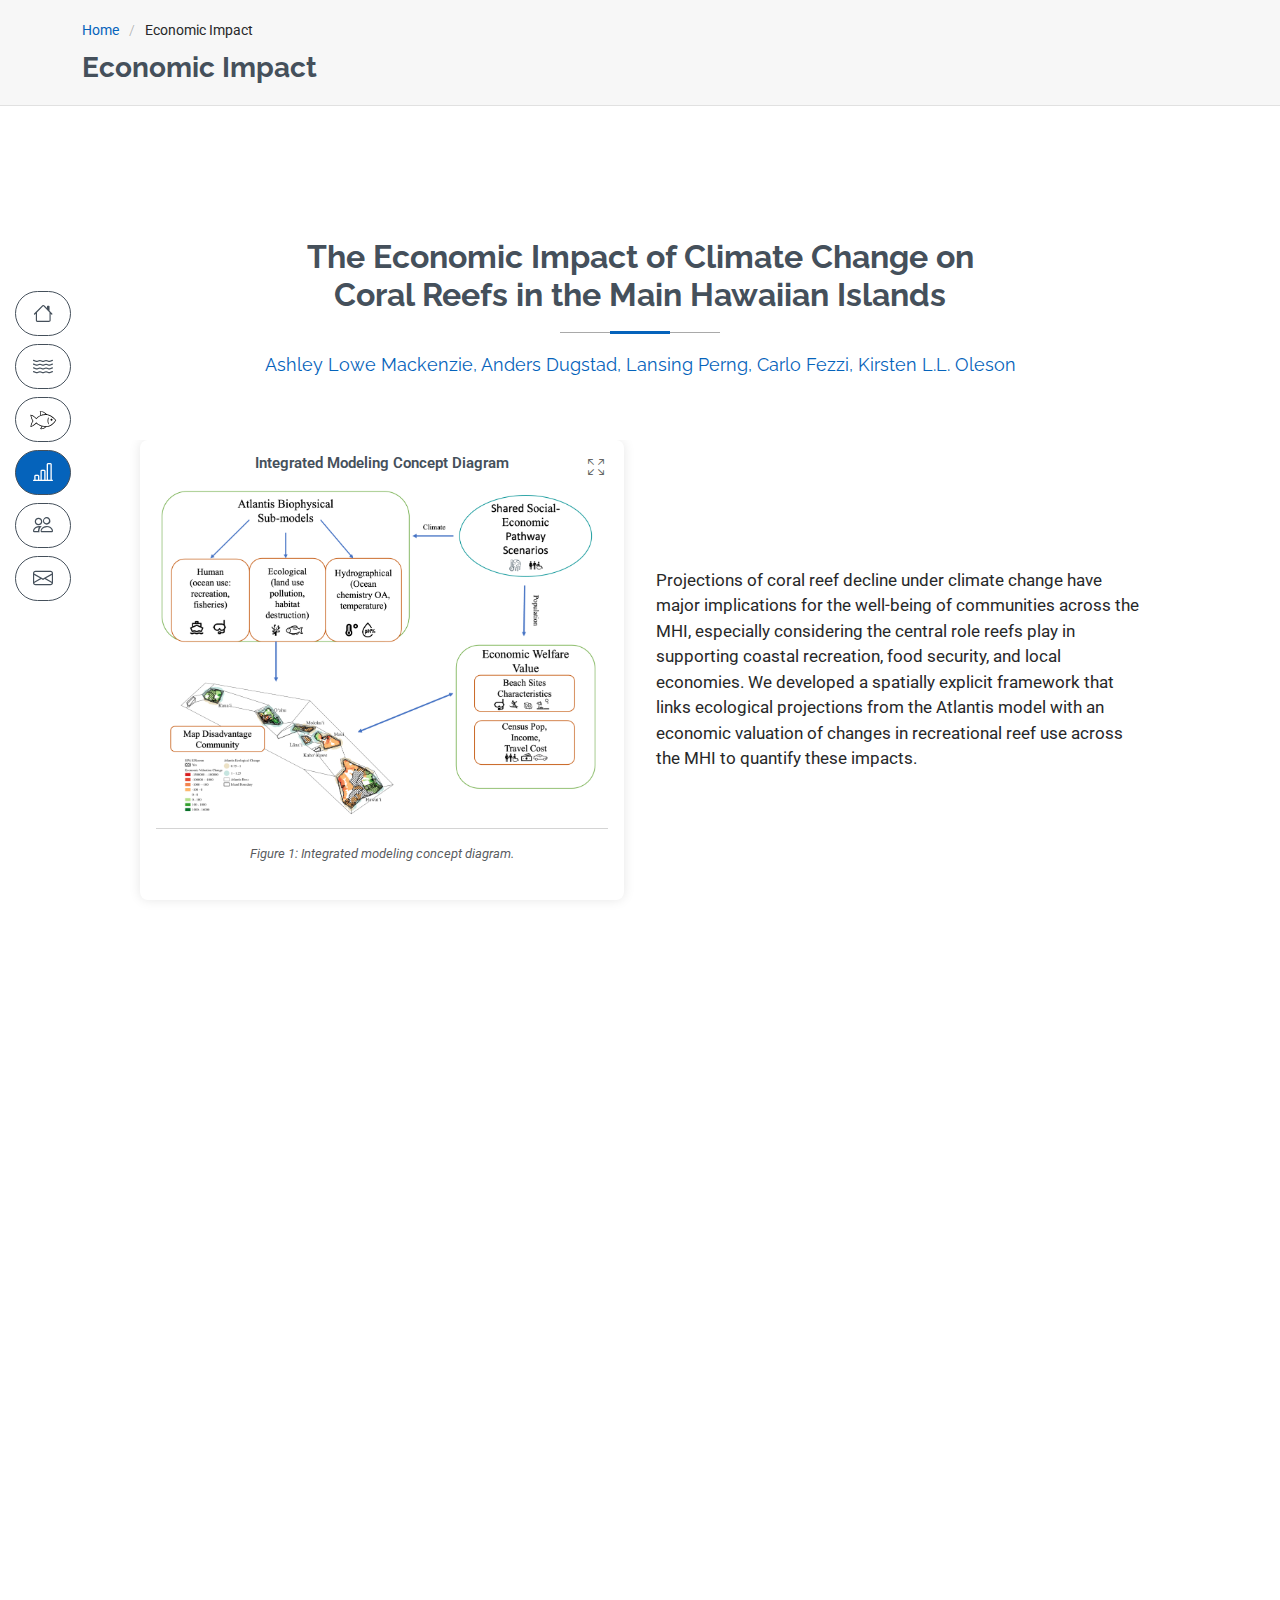
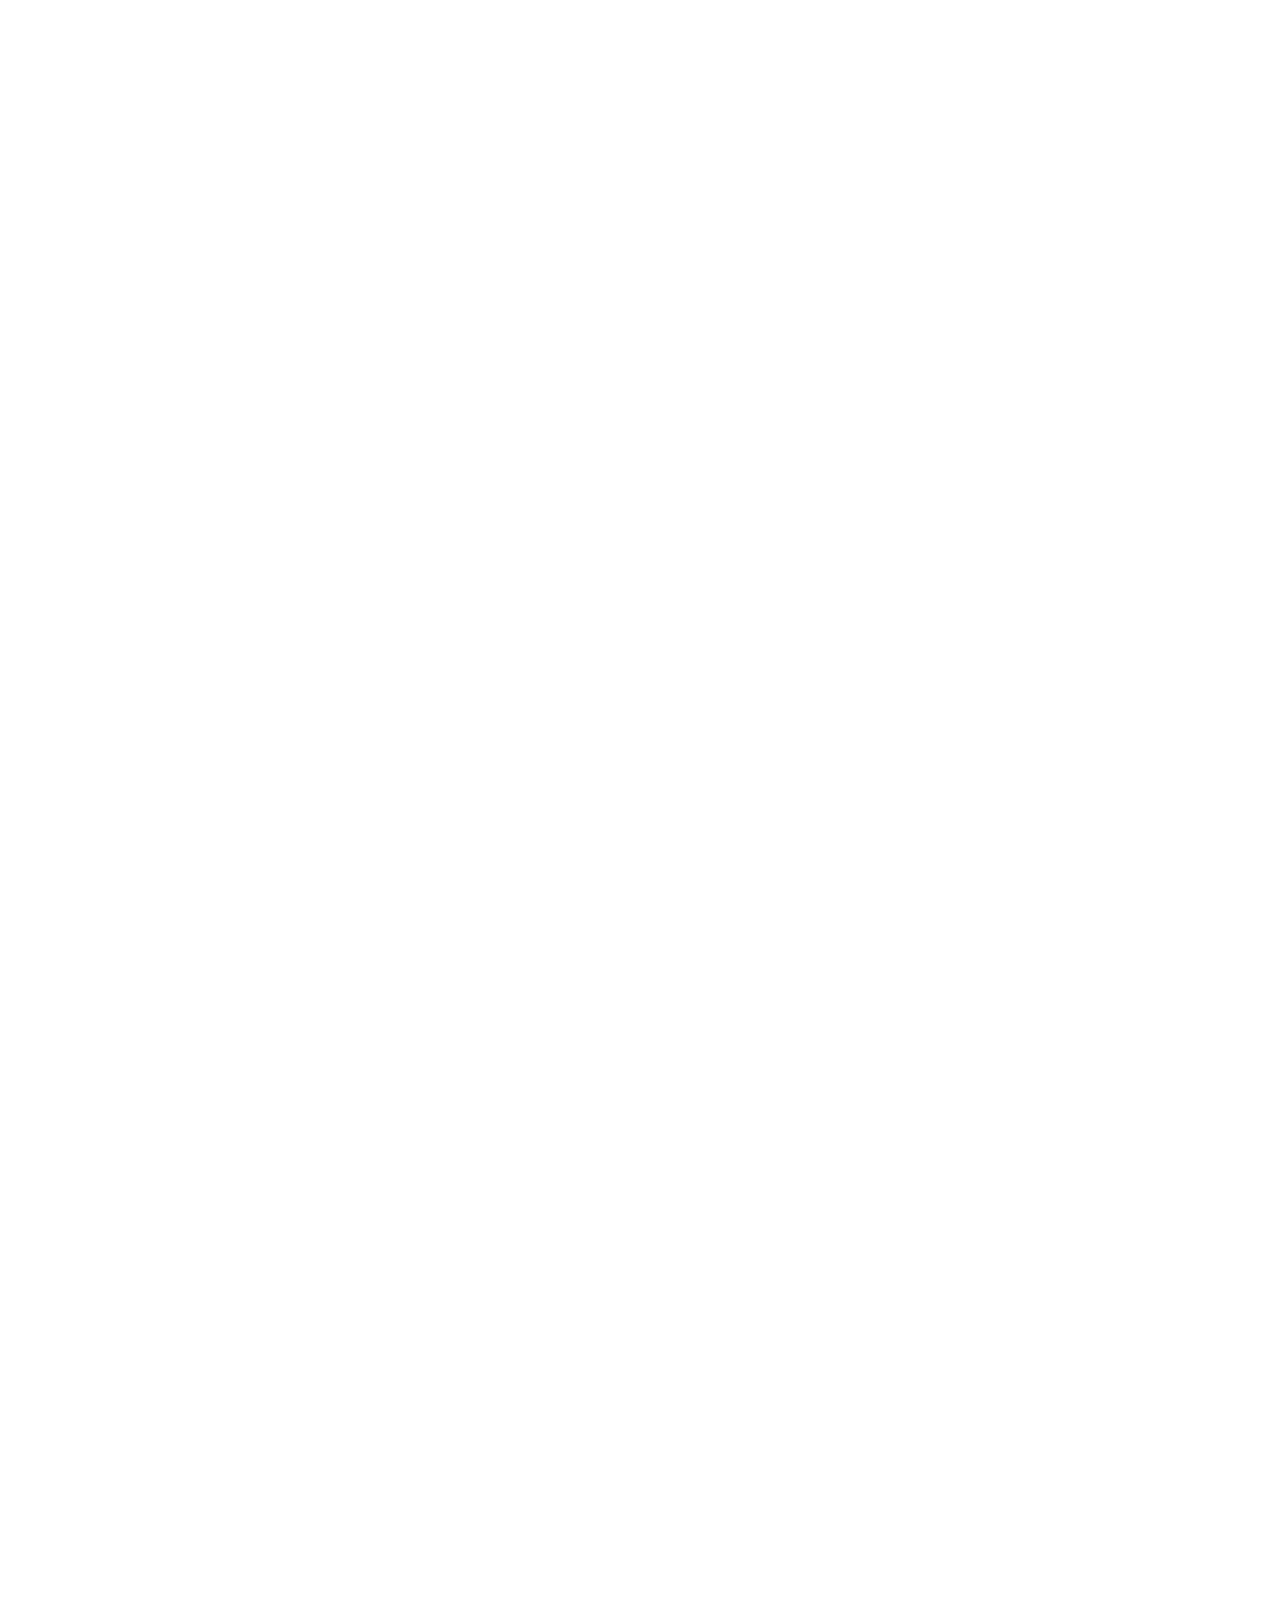
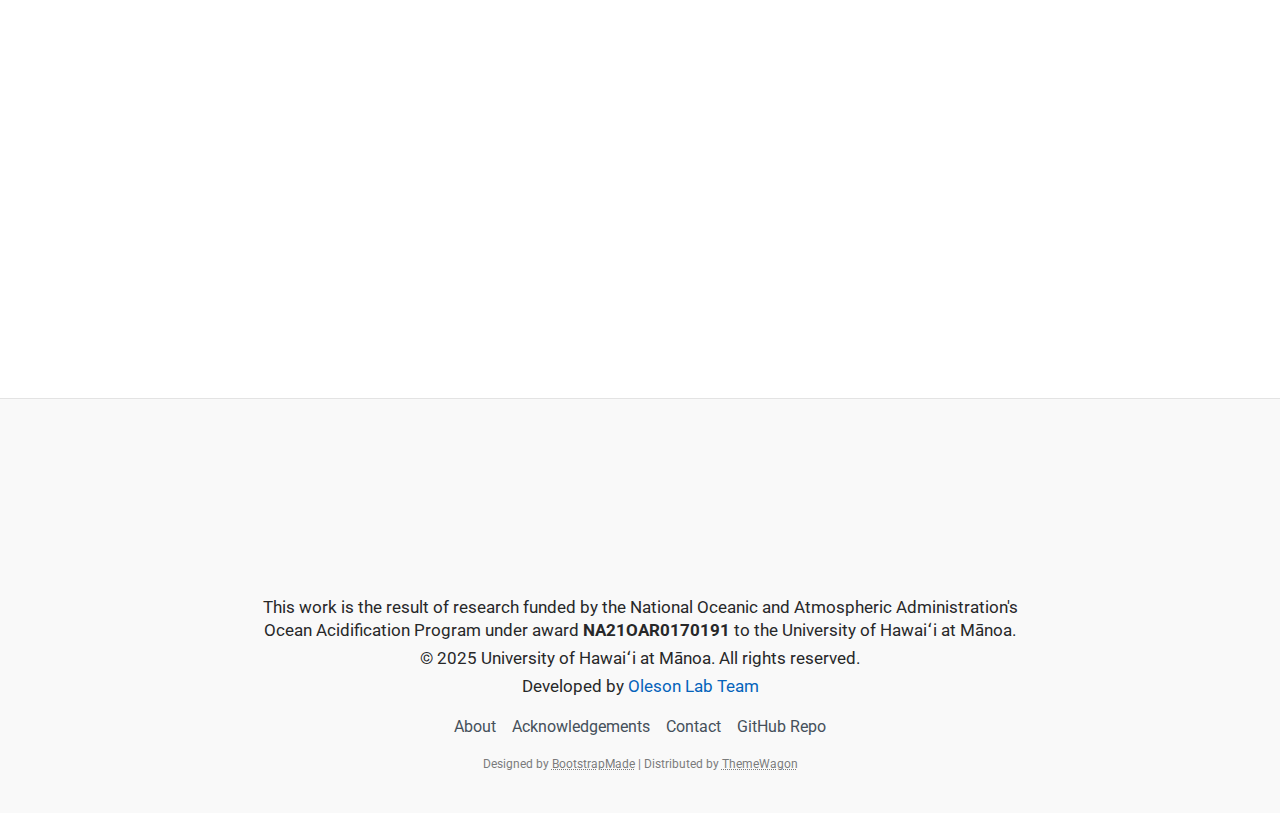
<file: economic-impact.html>
<!DOCTYPE html>
<html lang="en">

<!-- Head Section Start -->

<head>
  <meta charset="utf-8">
  <meta content="width=device-width, initial-scale=1.0" name="viewport">
  <title>Economic Impact - Assessing Current and Future Ocean Acidification and Climate Vulnerabilities Along the
    Hawaiian Archipelago</title>
  <meta content="" name="description">
  <meta content="" name="keywords">

  <!-- Favicons -->
  <link rel="icon" href="assets/img/favicon.ico">
  <link rel="icon" type="image/png" sizes="32x32" href="assets/img/favicon-32x32.png">
  <link rel="icon" type="image/png" sizes="16x16" href="assets/img/favicon-16x16.png">

  <!-- Google Fonts -->
  <link href="https://fonts.googleapis.com" rel="preconnect">
  <link href="https://fonts.gstatic.com" rel="preconnect" crossorigin>
  <link
    href="https://fonts.googleapis.com/css2?family=Roboto:ital,wght@0,100;0,300;0,400;0,500;0,700;0,900;1,100;1,300;1,400;1,500;1,700;1,900&family=Poppins:ital,wght@0,100;0,200;0,300;0,400;0,500;0,600;0,700;0,800;0,900&family=Raleway:ital,wght@0,100;0,200;0,300;0,400;0,500;0,600;0,700;0,800;0,900&display=swap"
    rel="stylesheet">

  <!-- Vendor CSS Files -->
  <link href="assets/vendor/bootstrap/css/bootstrap.min.css" rel="stylesheet">
  <link href="assets/vendor/bootstrap-icons/bootstrap-icons.css" rel="stylesheet">
  <link href="assets/vendor/aos/aos.css" rel="stylesheet">
  <link href="assets/vendor/glightbox/css/glightbox.min.css" rel="stylesheet">
  <link href="assets/vendor/swiper/swiper-bundle.min.css" rel="stylesheet">

  <!-- Main CSS File -->
  <link href="assets/css/main.css" rel="stylesheet">
</head>
<!-- Head Section End -->

<body class="starter-page-page">

  <!-- Header Section Start -->
  <header id="header" class="header d-flex flex-column justify-content-center">
    <!-- Mobile menu toggle -->
    <i class="header-toggle d-xl-none bi bi-list"></i>

    <!-- Nav Menu Start -->
    <nav id="navmenu" class="navmenu">
      <ul>
        <li><a href="index.html"><i class="bi bi-house navicon"></i><span>Home</span></a></li>
        <li><a href="oceanography-modeling.html"><i class="bi bi-water navicon"></i><span>Oceanography
              Modeling</span></a></li>
        <li><a href="ecosystem-modeling.html"><img src="assets/img/fish.svg" alt="Fish Icon"
              class="navicon" /></i><span>Ecosystem Modeling with Atlantis</span></a></li>
        <li><a href="economic-impact.html" class="active"><i class="bi bi-bar-chart-line navicon"></i><span>Economic
              Impact</span></a></li>
        <li><a href="spatial-vulnerability-assessment.html"><i class="bi bi-people navicon"></i><span>Spatial
              Vulnerability Assessment</span></a></li>
        <li><a href="contact-us.html"><i class="bi bi-envelope navicon"></i><span>Contact Us</span></a></li>
      </ul>
    </nav>
    <!-- Nav Menu End -->

  </header>
  <!-- Header Section End -->

  <!-- Main Content Start -->
  <main class="main">

    <!-- Breadcrumbs & Page Title Start -->
    <div class="page-title" data-aos="fade">
      <div class="container">
        <nav class="breadcrumbs" aria-label="breadcrumb">
          <ol>
            <li><a href="index.html">Home</a></li>
            <li class="current">Economic Impact</li>
          </ol>
        </nav>
        <h1>Economic Impact</h1>
      </div>
    </div>
    <!-- Breadcrumbs & Page Title End -->

    <!-- Overview Section Start -->
    <section id="starter-section" class="starter-section section" data-aos="fade-up">
      <div class="container">

        <!-- Title & Authors Start -->
        <div class="container section-title" data-aos="fade-up">
          <h2>The Economic Impact of Climate Change on <br>Coral Reefs in the Main Hawaiian Islands</h2>
          <h3 class="section-authors">Ashley Lowe Mackenzie, Anders Dugstad, Lansing Perng, Carlo Fezzi, Kirsten L.L.
            Oleson</h3>
        </div>
        <!-- Title & Authors End -->

        <!-- Integrated Modeling Concept Section Start -->
        <section class="split-section reverse" data-aos="fade-up">
          <figure class="split-image">
            <!-- Image Title Overlay -->
            <center>
              <div class="figure-title-overlay">Integrated Modeling Concept Diagram</div>
            </center>

            <a href="assets/img/ashley/integrated_modeling_concept_diagram.png" class="glightbox" data-gallery="maps"
              data-title="Integrated modeling concept diagram">
              <img src="assets/img/ashley/integrated_modeling_concept_diagram.png"
                alt="Integrated modeling concept diagram">
              <span class="expand-icon"><i class="bi bi-arrows-fullscreen"></i></span>
            </a>

            <figcaption>
              <!-- Main caption -->
              <div class="figure-caption">
                Figure 1: Integrated modeling concept diagram.
              </div>
              <!-- Data source, bottom right -->
              <!-- <div class="figure-source">
                <i>[Insert Data Source Here]</i>
              </div> -->
            </figcaption>
          </figure>

          <div class="split-text">
            <p>
              Projections of coral reef decline under climate change have major implications for the well-being of
              communities across the MHI, especially considering the central role reefs play in supporting coastal
              recreation, food security, and local economies. We developed a spatially explicit framework that links
              ecological projections from the Atlantis model with an economic valuation of changes in recreational reef
              use across the MHI to quantify these impacts.
            </p>
          </div>
        </section>
        <!-- Integrated Modeling Concept Section End -->


        <!-- Recreation Valuation Method Section Start -->
        <section class="split-section" data-aos="fade-up">
          <div class="split-text">
            <p>
              Our approach integrates several data sources and methods. First, we paired site-specific projections of
              future coral cover with detailed information on coastal access sites, recreational amenities, and
              state-level population forecasts under each climate scenario. We then estimated changes in the welfare
              value of recreation using a parameterized model derived from a travel cost study of Maui residents,
              accounting for site amenities, ecological conditions and resident income. This allowed us to estimate both
              annual and cumulative welfare losses for residents under the three climate scenarios.
            </p>
          </div>

          <figure class="split-image">
            <center>
              <div class="figure-title-overlay">Travel Cost Model</div>
            </center>

            <a href="assets/img/ashley/travel_cost.png" class="glightbox" data-gallery="maps"
              data-title="Travel cost model for recreation valuation">
              <img src="assets/img/ashley/travel_cost.png" alt="Example of travel cost">
              <span class="expand-icon"><i class="bi bi-arrows-fullscreen"></i></span>
            </a>

            <figcaption>
              <div class="figure-caption">
                Figure 2: Travel cost model for recreation valuation.
              </div>
              <!-- <div class="figure-source">
                <i>[Insert Data Source Here]</i>
              </div> -->
            </figcaption>
          </figure>
        </section>
        <!-- Recreation Valuation Method Section End -->


        <!-- Projected Welfare Change (SSP1→SSP2) Section Start -->
        <section class="split-section reverse" data-aos="fade-up">
          <figure class="split-image">
            <center>
              <div class="figure-title-overlay">Welfare Change SSP1→SSP2</div>
            </center>

            <a href="assets/img/ashley/projected_welfare_change_ssp1_to_ssp2.png" class="glightbox" data-gallery="maps"
              data-title="Projected welfare change under SSP1 and SSP2">
              <img src="assets/img/ashley/projected_welfare_change_ssp1_to_ssp2.png"
                alt="Projected welfare change under SSP1 and SSP2">
              <span class="expand-icon"><i class="bi bi-arrows-fullscreen"></i></span>
            </a>

            <figcaption>
              <div class="figure-caption">
                Figure 3: Projected welfare change under SSP1→SSP2 scenarios.
              </div>
              <!-- <div class="figure-source">
                <i>[Insert Data Source Here]</i>
              </div> -->
            </figcaption>
          </figure>

          <div class="split-text">
            <p>
              Our results show that climate-driven reef loss is projected to lead to substantial reductions in
              recreational value across the MHI. The greatest potential welfare loss occurs under scenarios with higher
              population growth. By the end of the century, cumulative losses are projected at $2.1–3.3 billion, with
              impacts unevenly distributed across islands and communities.
            </p>
          </div>
        </section>
        <!-- Projected Welfare Change (SSP1→SSP2) Section End -->


        <!-- Uncertainties & Limitations Section Start -->
        <section class="split-section" data-aos="fade-up">
          <div class="split-text">
            <p>
              Important uncertainties include the exclusion of tourism values, reliance on model assumptions, and future
              policy shifts. Although our framework transparently maps vulnerabilities, refining valuation methods and
              expanding ecosystem service metrics will strengthen future analyses.
            </p>
          </div>

          <figure class="split-image">
            <center>
              <div class="figure-title-overlay">Welfare Change Across All Scenarios</div>
            </center>

            <a href="assets/img/ashley/projected_welfare_change_all_scenarios.png" class="glightbox" data-gallery="maps"
              data-title="Projected welfare change across all scenarios">
              <img src="assets/img/ashley/projected_welfare_change_all_scenarios.png"
                alt="Projected welfare change across all scenarios">
              <span class="expand-icon"><i class="bi bi-arrows-fullscreen"></i></span>
            </a>

            <figcaption>
              <div class="figure-caption">
                Figure 4: Welfare change projections across all climate scenarios.
              </div>
              <!-- <div class="figure-source">
                <i>[Insert Data Source Here]</i>
              </div> -->
            </figcaption>
          </figure>
        </section>
        <!-- Uncertainties & Limitations Section End -->


        <!-- Conclusion Text Block Start -->
        <div class="container section-title" data-aos="fade-up">
          <p>Our analysis reveals the economic stakes of climate-driven coral reef decline, highlights spatial
            disparities, and underscores the need for policies that balance ecological resilience with social equity.
            Future work should refine valuation approaches and explore adaptation strategies.</p>
        </div>
        <!-- Conclusion Text Block End -->

        <!-- Resources Section Start -->
        <br>
        <section id="resources" class="section explore-section" data-aos="fade-up">
          <div class="container section-title">
            <h3>Resources</h3>
          </div>
          <div class="row qr-grid justify-content-center g-4">
            <!-- Scientific Paper Card -->
            <!-- <div class="col-6 col-sm-4 col-md-3 qr-item">
                <div class="card qr-card">
                  <img src="assets/img/lucia/hosekova_et_al_paper_qr_code.png" class="card-img-top qr-img"
                    alt="QR code to paper">
                  <div class="card-body text-center">
                    <h5 class="card-title">
                      <i class="bi bi-journal-text me-2"></i>
                      Scientific Paper
                    </h5>
                    <p class="card-text">
                      Scan or <a href="https://doi.org/10.1029/2024JC021903" target="_blank">view online</a>
                    </p>
                  </div>
                </div>
              </div> -->
            <!-- Code Repository Card -->
            <div class="col-6 col-sm-4 col-md-3 qr-item">
              <div class="card qr-card">
                <!-- <img src="assets/img/lucia/hesokova_et_al_code_repo_qr_code.png" class="card-img-top qr-img"
                    alt="QR code to code repository"> -->
                <div class="card-body text-center">
                  <h5 class="card-title">
                    <i class="bi bi-code-slash me-2"></i>
                    Code Repository
                  </h5>
                  <p class="card-text">
                    <a href="https://drive.google.com/drive/folders/1jLWuVcMKKklW1TYYLu0HqR-QLxtqNdhM?usp=sharing" target="_blank">View on Google Drive</a>
                  </p>
                </div>
              </div>
            </div>
            <!-- Reproducible Report Card -->
            <div class="col-6 col-sm-4 col-md-3 qr-item">
              <div class="card qr-card">
                <div class="card-body text-center">
                  <h5 class="card-title">
                    <i class="bi bi-globe me-2"></i>
                    Reproducible Report
                  </h5>
                  <p class="card-text">
                    <a href="https://loweas.github.io/CR/#coral-reef-hawaii" target="_blank" rel="noopener">
                      View site
                    </a>
                  </p>
                </div>
              </div>
            </div>
            <!-- Slides Card Row -->
            <div class="col-6 col-sm-4 col-md-3 qr-item">
              <div class="card qr-card">
                <div class="card-body text-center">
                  <h5 class="card-title">
                    <i class="bi bi-file-earmark-pdf me-2"></i>
                    Presentation Slides
                  </h5>
                  <p class="card-text"><a href="[URL]" target="_blank" rel="noopener">View slides (PDF)</a></p>
                </div>
              </div>
            </div>
          </div>
        </section>
        <!-- Resources Section End -->

      </div><!-- /.container -->
    </section><!-- /#starter-section -->
    <!-- Overview Section End -->

  </main>
  <!-- Main Content End -->

  <!-- Footer Section -->
  <footer id="footer" class="footer position-relative light-background site-footer">
    <div class="container">

      <!-- Partner & Funder Logos -->
      <div class="footer-logos d-flex flex-wrap justify-content-center align-items-center mb-4" data-aos="fade-up"
        data-aos-delay="100">
        <img src="assets/img/logos/oap_logo.png" alt="NOAA OAP logo" class="footer-logo">
        <img src="assets/img/logos/nrem_logo.png" alt="NREM logo" class="footer-logo">
        <img src="assets/img/logos/soest_logo.png" alt="SOEST logo" class="footer-logo footer-logo--soest">
        <img src="assets/img/logos/uh_logo.png" alt="UH logo" class="footer-logo">
        <!-- add additional sponsor logos here -->
      </div>

      <!-- Project Title & Grant -->
      <div class="footer-info text-center mb-3">
        <p class="mb-1">
          This work is the result of research funded by the National Oceanic and Atmospheric Administration's <br> Ocean
          Acidification Program under award <strong>NA21OAR0170191</strong> to the University of Hawaiʻi at Mānoa.
        </p>
        <p class="mb-0">© 2025 University of Hawaiʻi at Mānoa. All rights reserved.</p>
        <p class="mb-0">Developed by <a href="https://www.olesonlab.org/" target="_blank">Oleson Lab Team</a></p>
      </div>

      <!-- Quick Links -->
      <nav class="footer-links d-flex flex-wrap justify-content-center gap-3 mb-3" aria-label="Footer nav">
        <a href="#about">About</a>
        <a href="#acknowledgements">Acknowledgements</a>
        <a href="#contact">Contact</a>
        <a href="https://github.com/olesonlab/ocean_acidification" target="_blank">GitHub Repo</a>
      </nav>

      <!-- Theme Credits -->
      <div class="credits text-center">
        Designed by <a href="https://bootstrapmade.com/" target="_blank">BootstrapMade</a> |
        Distributed by <a href="https://themewagon.com" target="_blank">ThemeWagon</a>
      </div>

    </div>
  </footer><!-- /Footer Section -->

  <!-- Scroll Top Button Start -->
  <a href="#" id="scroll-top" class="scroll-top d-flex align-items-center justify-content-center">
    <i class="bi bi-arrow-up-short"></i>
  </a>
  <!-- Scroll Top Button End -->

  <!-- Preloader Start -->
  <div id="preloader"></div>
  <!-- Preloader End -->

  <!-- Vendor JS Files Start -->
  <script src="assets/vendor/bootstrap/js/bootstrap.bundle.min.js"></script>
  <script src="assets/vendor/php-email-form/validate.js"></script>
  <script src="assets/vendor/aos/aos.js"></script>
  <script src="assets/vendor/typed.js/typed.umd.js"></script>
  <script src="assets/vendor/purecounter/purecounter_vanilla.js"></script>
  <script src="assets/vendor/waypoints/noframework.waypoints.js"></script>
  <script src="assets/vendor/glightbox/js/glightbox.min.js"></script>
  <script src="assets/vendor/imagesloaded/imagesloaded.pkgd.min.js"></script>
  <script src="assets/vendor/isotope-layout/isotope.pkgd.min.js"></script>
  <script src="assets/vendor/swiper/swiper-bundle.min.js"></script>
  <!-- Vendor JS Files End -->

  <!-- Main JS File Start -->
  <script src="assets/js/main.js"></script>
  <!-- Main JS File End -->

</body>

</html>
</file>
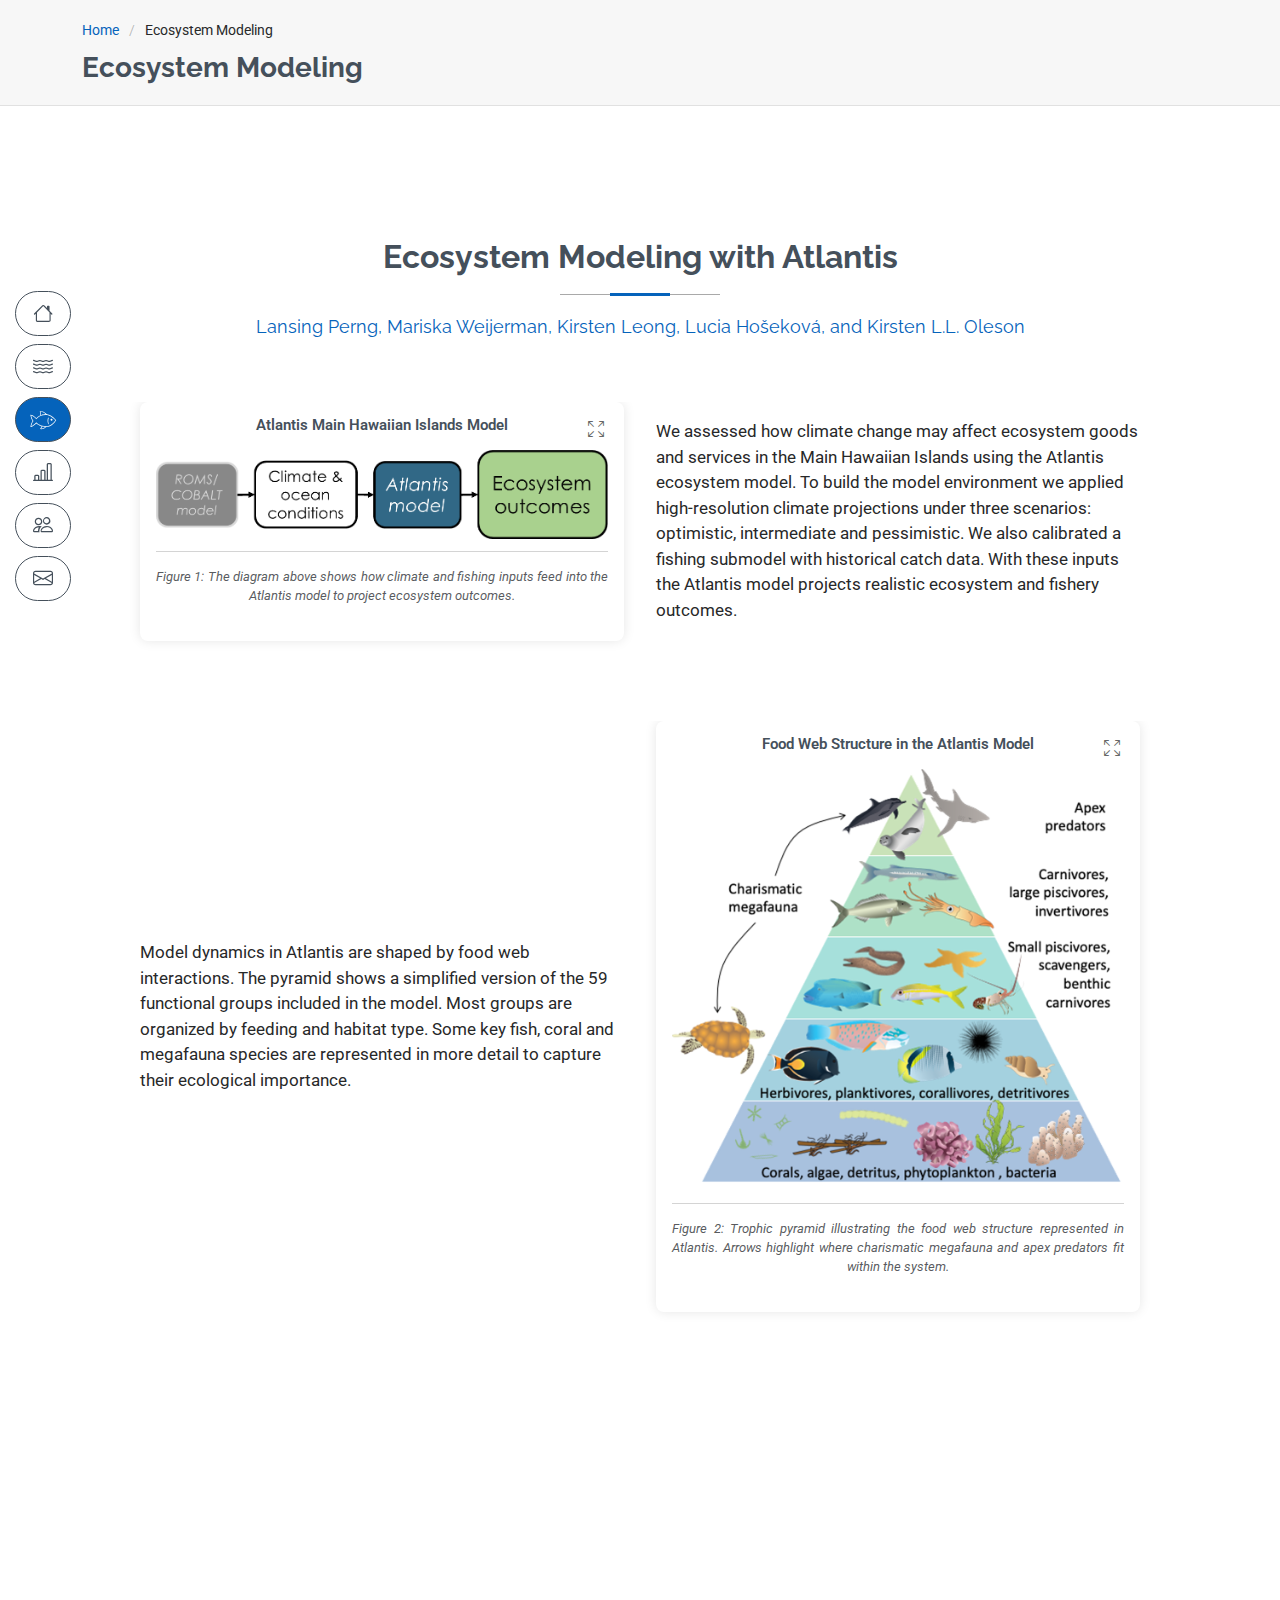
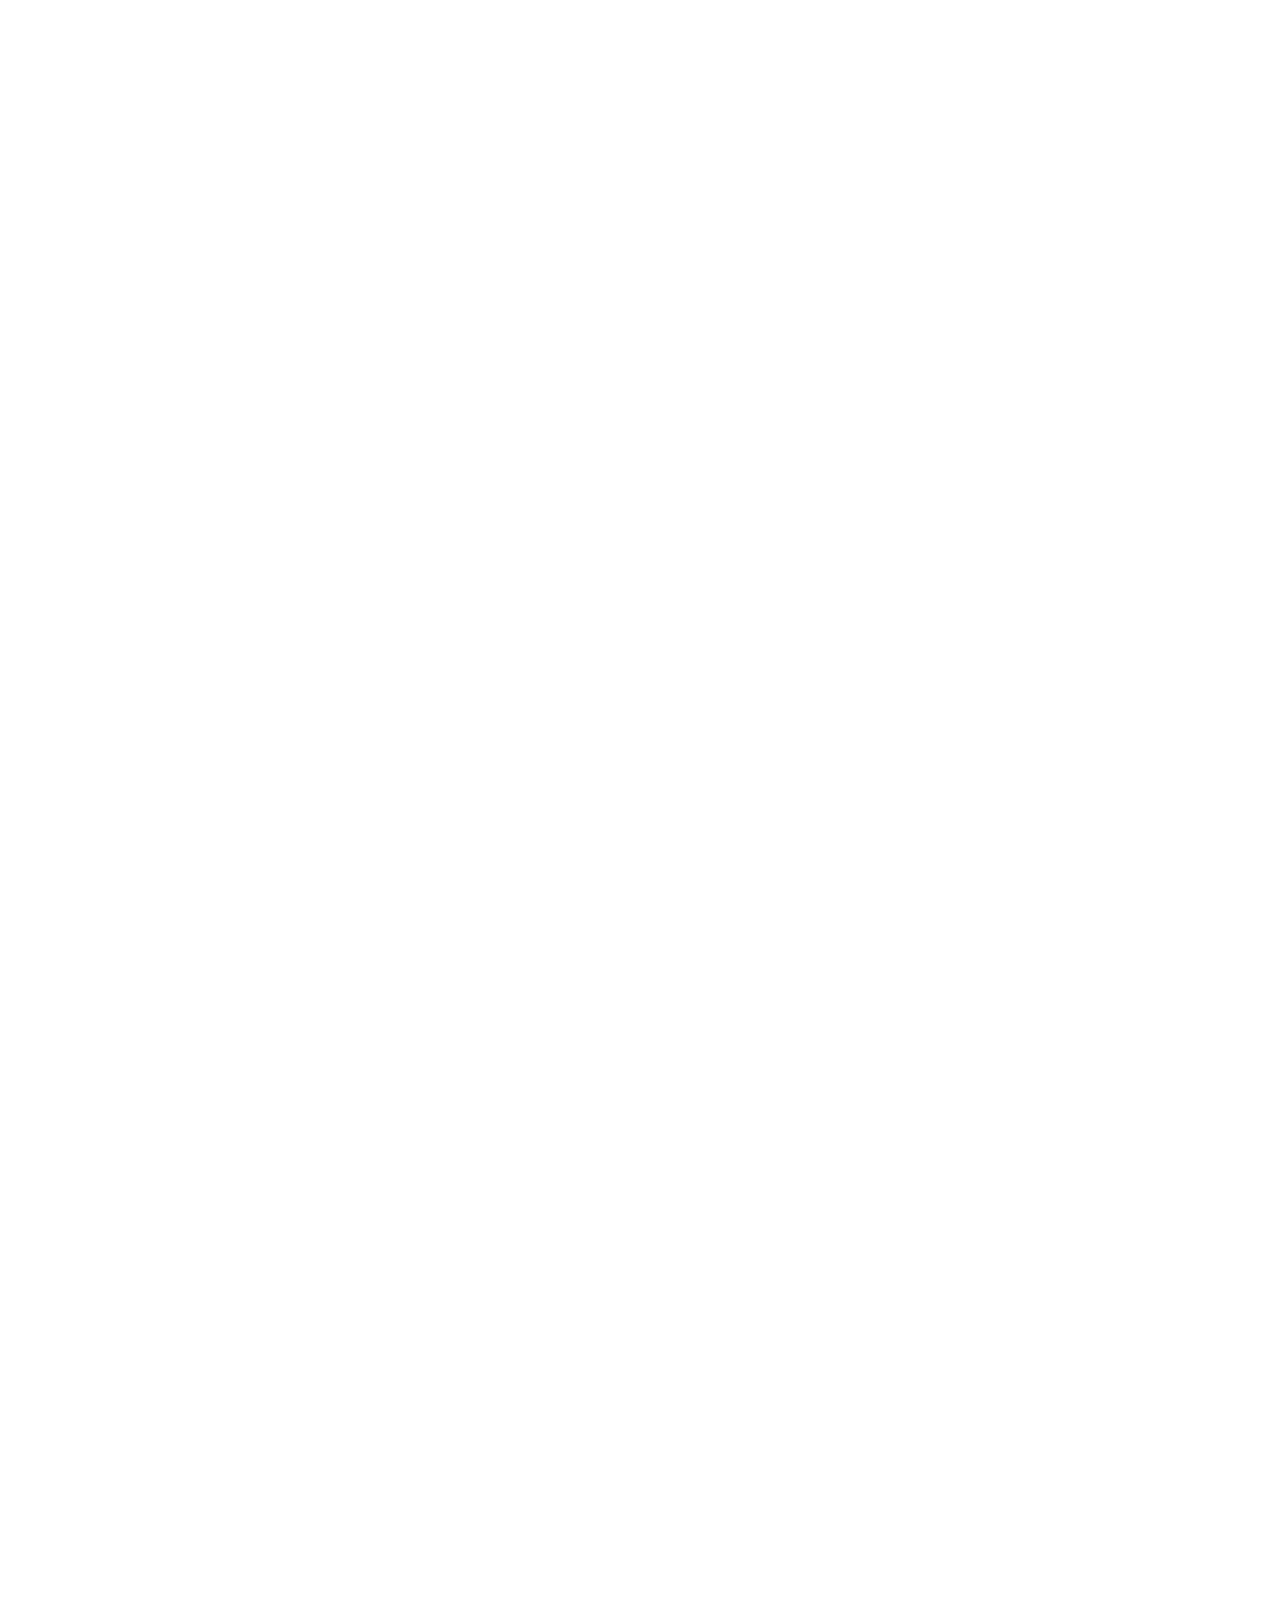
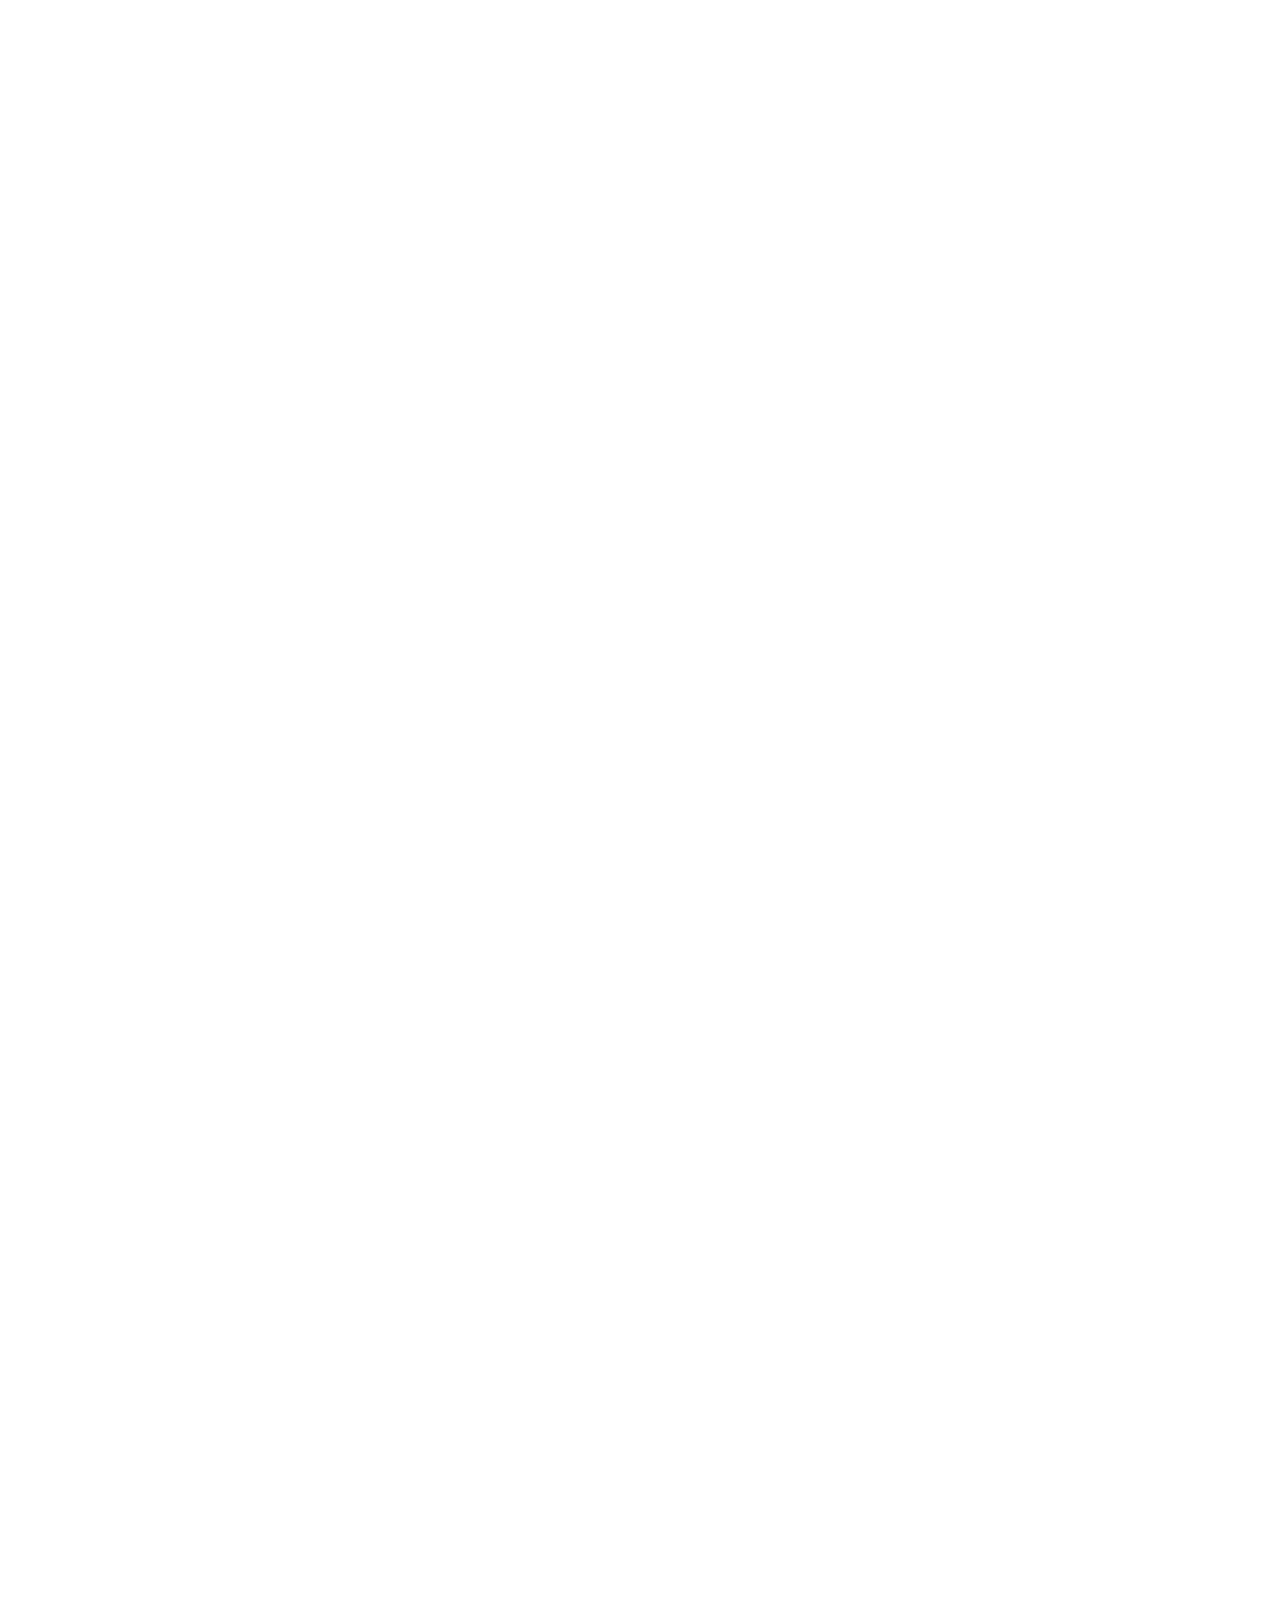
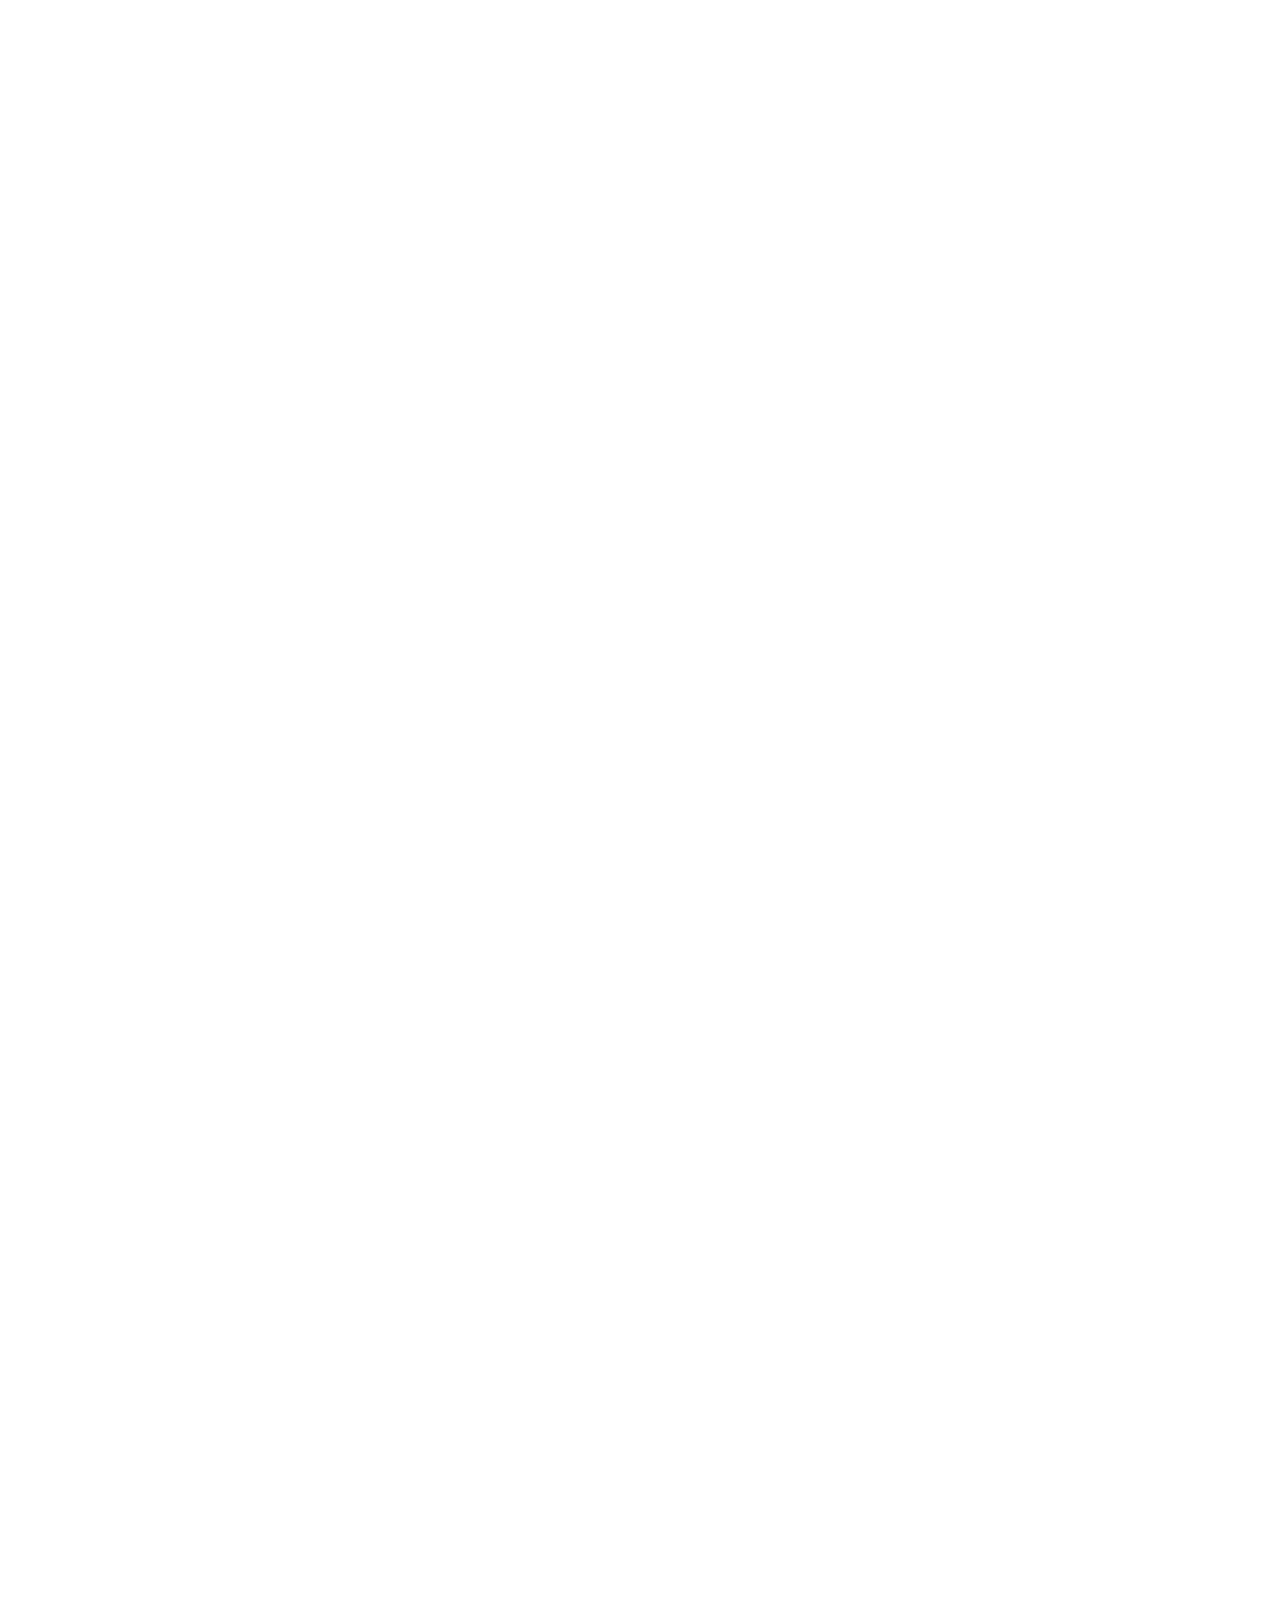
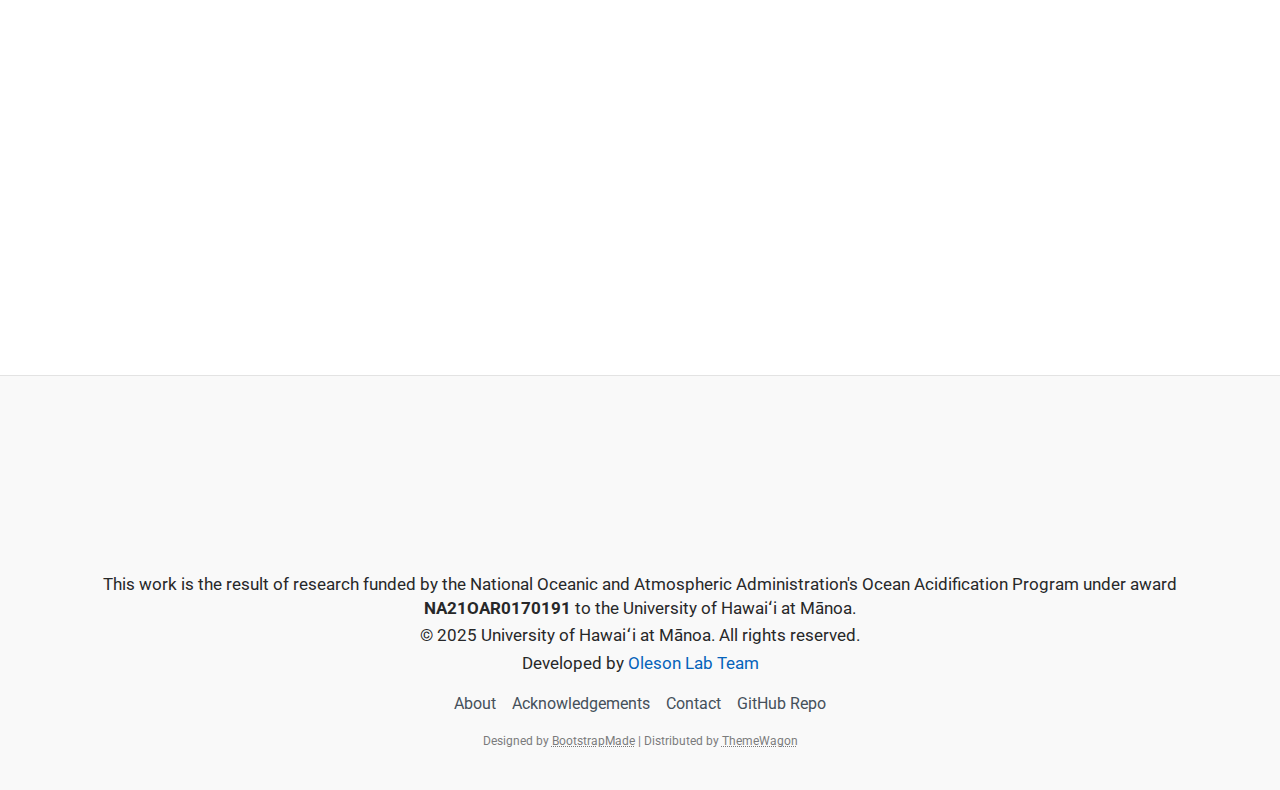
<file: ecosystem-modeling.html>
<!DOCTYPE html>
<html lang="en">

<!-- Head Section Start -->

<head>
  <meta charset="utf-8">
  <meta content="width=device-width, initial-scale=1.0" name="viewport">
  <title>Ecosystem Modeling - Assessing Current and Future Ocean Acidification and Climate Vulnerabilities Along the
    Hawaiian Archipelago</title>
  <meta content="" name="description">
  <meta content="" name="keywords">

  <!-- Favicons -->
  <link rel="icon" href="assets/img/favicon.ico">
  <link rel="icon" type="image/png" sizes="32x32" href="assets/img/favicon-32x32.png">
  <link rel="icon" type="image/png" sizes="16x16" href="assets/img/favicon-16x16.png">

  <!-- Fonts -->
  <link href="https://fonts.googleapis.com" rel="preconnect">
  <link href="https://fonts.gstatic.com" rel="preconnect" crossorigin>
  <link
    href="https://fonts.googleapis.com/css2?family=Roboto:ital,wght@0,100;0,300;0,400;0,500;0,700;0,900;1,100;1,300;1,400;1,500;1,700;1,900&family=Poppins:ital,wght@0,100;0,200;0,300;0,400;0,500;0,600;0,700;0,800;0,900;1,100;1,200;1,300;1,400;1,500;1,600;1,700;1,800;1,900&family=Raleway:ital,wght@0,100;0,200;0,300;0,400;0,500;0,600;0,700;0,800;0,900;1,100;1,200;1,300;1,400;1,500;1,600;1,700;1,800;1,900&display=swap"
    rel="stylesheet">

  <!-- Vendor CSS Files -->
  <link href="assets/vendor/bootstrap/css/bootstrap.min.css" rel="stylesheet">
  <link href="assets/vendor/bootstrap-icons/bootstrap-icons.css" rel="stylesheet">
  <link href="assets/vendor/aos/aos.css" rel="stylesheet">
  <link href="assets/vendor/glightbox/css/glightbox.min.css" rel="stylesheet">
  <link href="assets/vendor/swiper/swiper-bundle.min.css" rel="stylesheet">

  <!-- Main CSS File -->
  <link href="assets/css/main.css" rel="stylesheet">

  <!-- =======================================================
  * Template Name: MyResume
  * Template URL: https://bootstrapmade.com/free-html-bootstrap-template-my-resume/
  * Updated: Jun 29 2024 with Bootstrap v5.3.3
  * Author: BootstrapMade.com
  * License: https://bootstrapmade.com/license/
  ======================================================== -->
</head>
<!-- Head Section End -->

<body class="starter-page-page">

  <!-- Header Section Start -->
  <header id="header" class="header d-flex flex-column justify-content-center">
    <i class="header-toggle d-xl-none bi bi-list"></i>

    <!-- Nav Menu Start -->
    <nav id="navmenu" class="navmenu">
      <ul>
        <li><a href="index.html"><i class="bi bi-house navicon"></i><span>Home</span></a></li>
        <li><a href="oceanography-modeling.html"><i class="bi bi-water navicon"></i><span>Oceanography
              Modeling</span></a></li>
        <li><a href="ecosystem-modeling.html" class="active"><img src="assets/img/fish.svg" alt="Fish Icon"
              class="navicon" /></i><span>Ecosystem Modeling with Atlantis</span></a></li>
        <li><a href="economic-impact.html"><i class="bi bi-bar-chart-line navicon"></i><span>Economic Impact</span></a>
        </li>
        <li><a href="spatial-vulnerability-assessment.html"><i class="bi bi-people navicon"></i><span>Spatial
              Vulnerability Assessment</span></a></li>
        <li><a href="contact-us.html"><i class="bi bi-envelope navicon"></i><span>Contact Us</span></a></li>
      </ul>
    </nav>
    <!-- Nav Menu End -->

  </header>
  <!-- Header Section End -->

  <!-- Main Content Start -->
  <main class="main">

    <!-- Page Title Section Start -->
    <div class="page-title" data-aos="fade">
      <div class="container">
        <nav class="breadcrumbs" aria-label="breadcrumb">
          <ol>
            <li><a href="index.html">Home</a></li>
            <li class="current">Ecosystem Modeling</li>
          </ol>
        </nav>
        <h1>Ecosystem Modeling</h1>
      </div>
    </div>
    <!-- Page Title Section End -->

    <!-- Starter Section Start -->
    <section id="starter-section" class="starter-section section" data-aos="fade-up">
      <div class="container">
        <!-- Section Title Start -->
        <div class="container section-title" data-aos="fade-up">
          <h2>Ecosystem Modeling with Atlantis</h2>
          <h3 class="section-authors">Lansing Perng, Mariska Weijerman, Kirsten Leong, Lucia Hošeková, and Kirsten L.L.
            Oleson
          </h3>
        </div>
        <!-- Section Title End -->

        <!-- Placeholder Section with Image Title, Caption & Source (Right-Image) -->
        <section class="split-section reverse" data-aos="fade-up">
          <figure class="split-image">
            <!-- Image Title Overlay -->
            <center>
              <div class="figure-title-overlay">Atlantis Main Hawaiian Islands Model</div>
            </center>

            <a href="assets/img/lansing/project_workflow.png" class="glightbox" data-gallery="maps"
              data-title="[Insert Image Title Here]">
              <img src="assets/img/lansing/project_workflow.png" alt="[Alt Text]">
              <span class="expand-icon"><i class="bi bi-arrows-fullscreen"></i></span>
            </a>

            <figcaption>
              <!-- Main caption -->
              <div class="figure-caption">
                Figure 1: The diagram above shows how climate and fishing inputs feed into the Atlantis model to project
                ecosystem outcomes.
              </div>
              <!-- Data source, bottom right
              <div class="figure-source">
                <i>[Insert Data Source Here]</i>
              </div> -->
            </figcaption>
          </figure>

          <div class="split-text">
            <p>
              We assessed how climate change may affect ecosystem goods and services in the Main Hawaiian Islands using
              the Atlantis ecosystem model. To build the model environment we applied high-resolution climate
              projections under three scenarios:
              optimistic, intermediate and pessimistic. We also calibrated a fishing submodel with historical catch
              data. With these inputs the Atlantis model projects realistic ecosystem and fishery outcomes.
            </p>
          </div>
        </section>
        <!-- Placeholder Section End -->


        <!-- Placeholder Section with Image Title, Caption & Source (Left-Image) -->
        <section class="split-section" data-aos="fade-up">
          <div class="split-text">
            <p>
              Model dynamics in Atlantis are shaped by food web interactions. The pyramid shows a simplified version of
              the 59 functional groups included in the model. Most groups are organized by feeding and habitat type.
              Some key fish, coral and megafauna species are represented in more detail to capture their ecological
              importance.
            </p>
          </div>

          <figure class="split-image">
            <!-- Image Title Overlay -->
            <center>
              <div class="figure-title-overlay">Food Web Structure in the Atlantis Model</div>
            </center>

            <a href="assets/img/lansing/atlantis_trophic_pyramid.png" class="glightbox" data-gallery="maps"
              data-title="[Insert Image Title Here]">
              <img src="assets/img/lansing/atlantis_trophic_pyramid.png" alt="[Alt Text]">
              <span class="expand-icon"><i class="bi bi-arrows-fullscreen"></i></span>
            </a>

            <figcaption>
              <!-- Main caption -->
              <div class="figure-caption">
                Figure 2: Trophic pyramid illustrating the food web structure represented in Atlantis. Arrows highlight where charismatic megafauna and apex predators fit within the system.
              </div>
              <!-- Data source, bottom right -->
              <!-- <div class="figure-source">
                <i>[Insert Data Source Here]</i>
              </div> -->
            </figcaption>
          </figure>
        </section>
        <!-- Placeholder Section End -->

        <!-- Placeholder Section with Image Title, Caption & Source (Right-Image) -->
        <section class="split-section reverse" data-aos="fade-up">
          <figure class="split-image">
            <!-- Image Title Overlay -->
            <center><div class="figure-title-overlay">Climate Stressors in the Atlantis Model</div></center>

            <a href="assets/img/lansing/coral_bleaching.png" class="glightbox" data-gallery="maps"
              data-title="[Insert Image Title Here]">
              <img src="assets/img/lansing/coral_bleaching.png" alt="[Alt Text]">
              <span class="expand-icon"><i class="bi bi-arrows-fullscreen"></i></span>
            </a>

            <figcaption>
              <!-- Main caption -->
              <div class="figure-caption">
                Figure 3: Illustration of coral vulnerability to rising temperature and acidification. The figure highlights how climate drivers were represented in Atlantis to influence coral health and ecosystem outcomes.
              </div>
              <!-- Data source, bottom right -->
              <!-- <div class="figure-source">
                <i>[Insert Data Source Here]</i>
              </div> -->
            </figcaption>
          </figure>

          <div class="split-text">
            <p>
              For model parameterization we set the initial coral bleaching threshold at 28 °C, which is standard for Hawaiʻi. The model includes an assumed temperature adaptation of 0.2 °C per decade. We also applied species-specific pH responses developed by a previous Atlantis team through a meta-analysis of sensitivity studies in the tropical Pacific.
            </p>
          </div>
        </section>
        <!-- Placeholder Section End -->


        <!-- Placeholder Section with Image Title, Caption & Source (Left-Image) -->
        <section class="split-section" data-aos="fade-up">
          <div class="split-text">
            <p>
              Atlantis is a box model built from user-defined polygons. In our region the polygons follow fishing zones and habitat. The model includes 93 boxes. Of these, 79 are dynamic boxes where ecological and biological changes occur and data are recorded. The remaining 14 are non-dynamic boxes representing islands and pelagic areas that provide inputs to the dynamic boxes. Each box has four depth layers based on light. The photic zone extends to 30 m, the mesophotic to 150 m, and the subphotic to 400 m, with a sediment layer below.
          </div>

          <figure class="split-image">
            <!-- Image Title Overlay -->
            <center><div class="figure-title-overlay">Spatial Structure of the Atlantis Model</div></center>

            <a href="assets/img/lansing/atlantis_boxes_map.png" class="glightbox" data-gallery="maps"
              data-title="[Insert Image Title Here]">
              <img src="assets/img/lansing/atlantis_boxes_map.png" alt="[Alt Text]">
              <span class="expand-icon"><i class="bi bi-arrows-fullscreen"></i></span>
            </a>

            <figcaption>
              <!-- Main caption -->
              <div class="figure-caption">
                Figure 4: Map of the 93 Atlantis model boxes across the Main Hawaiian Islands. Dynamic boxes capture ecological and biological processes, while non-dynamic boxes represent islands and open ocean inputs.
              </div>
              <!-- Data source, bottom right -->
              <!-- <div class="figure-source">
                <i>[Insert Data Source Here]</i>
              </div> -->
            </figcaption>
          </figure>
        </section>
        <!-- Placeholder Section End -->

        <!-- Placeholder Section with Image Title, Caption & Source (Right-Image) -->
        <section class="split-section reverse" data-aos="fade-up">
          <figure class="split-image">
            <!-- Image Title Overlay -->
            <center><div class="figure-title-overlay">Projected Coral Biomass Under Climate Scenarios</div></center>

            <a href="assets/img/lansing/corals_biomass.png" class="glightbox" data-gallery="maps"
              data-title="Key Results: Corals Biomass">
              <img src="assets/img/lansing/corals_biomass.png" alt="[Alt Text]">
              <span class="expand-icon"><i class="bi bi-arrows-fullscreen"></i></span>
            </a>

            <figcaption>
              <!-- Main caption -->
              <div class="figure-caption">
                Figure 5: Model results showing coral biomass relative to temperature and pH trends. The 50% biomass line marks a critical threshold: only the low-emission pathway avoids crossing it by century’s end.
              </div>
              <!-- Data source, bottom right -->
              <!-- <div class="figure-source">
                <i>[Insert Data Source Here]</i>
              </div> -->
            </figcaption>
          </figure>

          <div class="split-text">
            <p>
              Coral biomass declines under all climate scenarios, with sharper losses in higher emission pathways. Only the low-emission scenario (SSP1) stays above 50% of the initial biomass by 2100. In the high-emission scenario (SSP3), biomass falls to about 25% of the starting level. The coral response is more immediate to rising temperature, with consistent declines beginning early in the simulation. The effect of acidification is slower, becoming more pronounced after 2050 as pH trajectories diverge. This pattern reflects observed climate stressors, where high temperatures trigger rapid mortality through bleaching, while acidification gradually reduces calcification rates.
            </p>
          </div>
        </section>
        <!-- Placeholder Section End -->


        <!-- Placeholder Section with Image Title, Caption & Source (Left-Image) -->
        <section class="split-section" data-aos="fade-up">
          <div class="split-text">
            <p>
              Reef herbivore biomass remained relatively stable across all climate scenarios and increased under SSP1, the low-emission pathway. This outcome reflects the balance between food availability and habitat complexity. In SSP1, herbivores had fewer food resources from macroalgae and turf, yet biomass increased. This likely results from reduced coral loss, which preserved habitat structure and supported herbivore populations.
            </p>
          </div>

          <figure class="split-image">
            <!-- Image Title Overlay -->
            <center><div class="figure-title-overlay">Projected Reef Herbivore Biomass Under Climate Scenarios</div></center>

            <a href="assets/img/lansing/reef_herbivores_biomass.png" class="glightbox" data-gallery="maps"
              data-title="Projected Reef Herbivore Biomass Under Climate Scenarios">
              <img src="assets/img/lansing/reef_herbivores_biomass.png" alt="Projected Reef Herbivore Biomass Under Climate Scenarios">
              <span class="expand-icon"><i class="bi bi-arrows-fullscreen"></i></span>
            </a>

            <figcaption>
              <!-- Main caption -->
              <div class="figure-caption">
                Figure 6: Model results showing reef herbivore biomass trajectories. Despite differences in coral loss and macroalgae growth across scenarios, herbivores benefit from higher habitat complexity in the low-emission pathway.
              </div>
              <!-- Data source, bottom right -->
              <!-- <div class="figure-source">
                <i>[Insert Data Source Here]</i>
              </div> -->
            </figcaption>
          </figure>
        </section>
        <!-- Placeholder Section End -->

        <!-- Placeholder Section with Image Title, Caption & Source (Right-Image) -->
        <section class="split-section reverse" data-aos="fade-up">
          <figure class="split-image">
            <!-- Image Title Overlay -->
            <center><div class="figure-title-overlay">Projected Catch of Reef Herbivores Under Climate Scenarios</div></center>

            <a href="assets/img/lansing/reef_herbivores_catch.png" class="glightbox" data-gallery="maps"
              data-title="Projected Catch of Reef Herbivores Under Climate Scenarios">
              <img src="assets/img/lansing/reef_herbivores_catch.png" alt="Projected Catch of Reef Herbivores Under Climate Scenarios">
              <span class="expand-icon"><i class="bi bi-arrows-fullscreen"></i></span>
            </a>

            <figcaption>
              <!-- Main caption -->
              <div class="figure-caption">
                Figure 7: Model projections of herbivore catch under three climate scenarios. Low emissions (SSP1) support higher catches relative to initial conditions, while catches in SSP2 and SSP3 remain near baseline levels.
              </div>
              <!-- Data source, bottom right -->
              <!-- <div class="figure-source">
                <i>[Insert Data Source Here]</i>
              </div> -->
            </figcaption>
          </figure>

          <div class="split-text">
            <p>
              Catch of reef herbivores shows clearer differences across scenarios toward the end of the century. Under SSP2 and SSP3, catches remain close to initial levels with fluctuations over time. In contrast, SSP1 shows an increase above initial catch, reflecting the higher herbivore biomass maintained in the low-emission scenario.
            </p>
          </div>
        </section>
        <!-- Placeholder Section End -->


        <!-- Placeholder Section with Image Title, Caption & Source (Left-Image) -->
        <section class="split-section" data-aos="fade-up">
          <div class="split-text">
            <p>
              Apex predators in the model include sharks, monk seals and dolphins. Their biomass remains relatively stable across scenarios until late in the century. Under SSP3, the high-emission pathway, biomass declines by about 15%. This decline likely reflects coral loss and the associated reduction in reef fish populations, which lowers prey availability for top predators.
            </p>
          </div>

          <figure class="split-image">
            <!-- Image Title Overlay -->
            <center><div class="figure-title-overlay">Projected Apex Predator Biomass Under Climate Scenarios</div></center>

            <a href="assets/img/lansing/apex_preditors.png" class="glightbox" data-gallery="maps"
              data-title="Projected Apex Predator Biomass Under Climate Scenarios">
              <img src="assets/img/lansing/apex_preditors.png" alt="Projected Apex Predator Biomass Under Climate Scenarios">
              <span class="expand-icon"><i class="bi bi-arrows-fullscreen"></i></span>
            </a>

            <figcaption>
              <!-- Main caption -->
              <div class="figure-caption">
                Figure 8: Projected biomass of sharks, monk seals and dolphins. Stability is maintained in low- and mid-emission scenarios, while high emissions reduce prey availability and lead to predator declines.
              </div>
              <!-- Data source, bottom right -->
              <!-- <div class="figure-source">
                <i>[Insert Data Source Here]</i>
              </div> -->
            </figcaption>
          </figure>
        </section>
        <!-- Placeholder Section End -->

        <!-- Placeholder Section with Image Title, Caption & Source (Right-Image) -->
        <section class="split-section reverse" data-aos="fade-up">
          <figure class="split-image">
            <!-- Image Title Overlay -->
            <center><div class="figure-title-overlay">Spatial Patterns of Coral and Herbivore Dynamics Under SSP3</div></center>

            <a href="assets/img/lansing/ssp3_coral_cover.gif" class="glightbox" data-gallery="maps"
              data-title="Projected Apex Predator Biomass Under Climate Scenarios">
              <img src="assets/img/lansing/ssp3_coral_cover.gif" alt="Projected Apex Predator Biomass Under Climate Scenarios">
              <span class="expand-icon"><i class="bi bi-arrows-fullscreen"></i></span>
            </a>

            <figcaption>
              <!-- Main caption -->
              <div class="figure-caption">
                Figure 9: Maps of pH, temperature, coral cover and herbivore density for the high-emission scenario. Coral cover declines sharply after mid-century, reshaping reef structure and associated species distributions.
              </div>
              <!-- Data source, bottom right -->
              <!-- <div class="figure-source">
                <i>[Insert Data Source Here]</i>
              </div> -->
            </figcaption>
          </figure>

          <div class="split-text">
            <p>
              Spatial patterns under SSP3, the high-emission scenario, show strong declines in coral cover through time. The animation on the left tracks coral cover, while herbivore density is shown on the right. In the top panels, pH (left) and temperature (right) highlight the environmental drivers behind these changes. Coral cover remains relatively stable early in the century but drops to very low levels in the second half as warming and acidification intensify.
            </p>
          </div>
        </section>
        <!-- Placeholder Section End -->

        <!-- Placeholder Section with Image Title, Caption & Source (Left-Image) -->
        <section class="split-section" data-aos="fade-up">
          <div class="split-text">
            <p>
              Coral decline is closely linked with spatial patterns of pH and temperature. The most severe declines occur on the southwest sides of the islands, where waters are warmer and more acidic. These areas show the strongest overlap between climate stressors and coral loss.
            </p>
          </div>

          <figure class="split-image">
            <!-- Image Title Overlay -->
            <center><div class="figure-title-overlay">Spatial Change in Coral Cover by 2100</div></center>

            <a href="assets/img/lansing/apex_preditors.png" class="glightbox" data-gallery="maps"
              data-title="Spatial Change in Coral Cover by 2100">
              <img src="assets/img/lansing/ssp3_coral_cover_change.png" alt="Spatial Change in Coral Cover by 2100">
              <span class="expand-icon"><i class="bi bi-arrows-fullscreen"></i></span>
            </a>

            <figcaption>
              <!-- Main caption -->
              <div class="figure-caption">
                Figure 10: End-of-century coral cover change under SSP3. Losses are greatest on the southwest coasts of the islands, aligning with areas of higher temperature and lower pH.
              </div>
              <!-- Data source, bottom right -->
              <!-- <div class="figure-source">
                <i>[Insert Data Source Here]</i>
              </div> -->
            </figcaption>
          </figure>
        </section>
        <!-- Placeholder Section End -->

        <!-- Placeholder Section with Image Title, Caption & Source (Right-Image) -->
        <section class="split-section reverse" data-aos="fade-up">
          <figure class="split-image">
            <!-- Image Title Overlay -->
            <center><div class="figure-title-overlay">Spatial Shifts in Herbivore Biomass Under SSP3</div></center>

            <a href="assets/img/lansing/ssp3_herbivore_density.gif" class="glightbox" data-gallery="maps"
              data-title="Projected Apex Predator Biomass Under Climate Scenarios">
              <img src="assets/img/lansing/ssp3_herbivore_density.gif" alt="Projected Apex Predator Biomass Under Climate Scenarios">
              <span class="expand-icon"><i class="bi bi-arrows-fullscreen"></i></span>
            </a>

            <figcaption>
              <!-- Main caption -->
              <div class="figure-caption">
                Figure 11: Maps of herbivore density show movement toward the northeast coasts by the end of the century. Cooler waters and remaining coral cover support higher herbivore biomass in these areas..
              </div>
              <!-- Data source, bottom right -->
              <!-- <div class="figure-source">
                <i>[Insert Data Source Here]</i>
              </div> -->
            </figcaption>
          </figure>

          <div class="split-text">
            <p>
              Herbivore distributions also shift under SSP3. Over time, biomass concentrates along the northeast shores of the islands, where waters are cooler and coral cover persists. These areas provide more stable habitat and food resources as other regions decline.
            </p>
          </div>
        </section>
        <!-- Placeholder Section End -->

        <!-- Center-Aligned Section Start -->
        <div class="container section-title" data-aos="fade-up">
          <p>
            The model results show substantial coral declines, with biomass loss increasing under more intense climate scenarios. Differences among pathways were clear, with herbivores reaching their highest levels in SSP1 and apex predators dropping lowest in SSP3. Spatial patterns of biological change mirrored climate trends across the islands, with the strongest impacts where waters warmed most and pH declined. Overall, ecosystem declines intensified with climate stress, beginning at the base of the food web and cascading upward from corals and algae to top predators.
          </p>
        </div>
        <!-- Center-Aligned Section End -->

        <!-- Resources Section Start -->
        <br>
        <section id="resources" class="section explore-section" data-aos="fade-up">
          <div class="container section-title">
            <h3>Resources</h3>
          </div>
          <div class="row qr-grid justify-content-center g-4">
            <!-- Scientific Paper Card -->
            <!-- <div class="col-6 col-sm-4 col-md-3 qr-item">
                <div class="card qr-card">
                  <img src="assets/img/lucia/hosekova_et_al_paper_qr_code.png" class="card-img-top qr-img"
                    alt="QR code to paper">
                  <div class="card-body text-center">
                    <h5 class="card-title">
                      <i class="bi bi-journal-text me-2"></i>
                      Scientific Paper
                    </h5>
                    <p class="card-text">
                      Scan or <a href="https://doi.org/10.1029/2024JC021903" target="_blank">view online</a>
                    </p>
                  </div>
                </div>
              </div> -->
            <!-- Code Repository Card -->
            <div class="col-6 col-sm-4 col-md-3 qr-item">
              <div class="card qr-card">
                <div class="card-body text-center">
                  <h5 class="card-title">
                    <i class="bi bi-code-slash me-2"></i>
                    Code Repository
                  </h5>
                  <p class="card-text">
                    <a href="https://drive.google.com/drive/folders/1imAxdyB11699mrKG7ua2_E6BnYBNqtCl?usp=sharing" target="_blank">View on Google Drive</a>
                  </p>
                </div>
              </div>
            </div>
            <!-- Slides Card Row -->
            <div class="col-6 col-sm-4 col-md-3 qr-item">
              <div class="card qr-card">
                <div class="card-body text-center">
                  <h5 class="card-title">
                    <i class="bi bi-file-earmark-pdf me-2"></i>
                    Presentation Slides
                  </h5>
                  <p class="card-text"><a href="assets/slides/perng_ecosystem_modeling.pdf" target="_blank" rel="noopener">View slides (PDF)</a></p>
                </div>
              </div>
            </div>
          </div>
        </section>
        <!-- Resources Section End -->

  </main>
  <!-- Main Content End -->

  <!-- Footer Section -->
  <footer id="footer" class="footer position-relative light-background site-footer">
    <div class="container">

      <!-- Partner & Funder Logos -->
      <div class="footer-logos d-flex flex-wrap justify-content-center align-items-center mb-4" data-aos="fade-up"
        data-aos-delay="100">
        <img src="assets/img/logos/oap_logo.png" alt="NOAA OAP logo" class="footer-logo">
        <img src="assets/img/logos/nrem_logo.png" alt="NREM logo" class="footer-logo">
        <img src="assets/img/logos/soest_logo.png" alt="SOEST logo" class="footer-logo footer-logo--soest">
        <img src="assets/img/logos/uh_logo.png" alt="UH logo" class="footer-logo">
        <!-- add additional sponsor logos here -->
      </div>

      <!-- Project Title & Grant -->
      <div class="footer-info text-center mb-3">
        <p class="mb-1">
          This work is the result of research funded by the National Oceanic and Atmospheric Administration's Ocean
          Acidification Program under award <strong>NA21OAR0170191</strong> to the University of Hawaiʻi at Mānoa.
        </p>
        <p class="mb-0">© 2025 University of Hawaiʻi at Mānoa. All rights reserved.</p>
        <p class="mb-0">Developed by <a href="https://www.olesonlab.org/" target="_blank">Oleson Lab Team</a></p>
      </div>

      <!-- Quick Links -->
      <nav class="footer-links d-flex flex-wrap justify-content-center gap-3 mb-3" aria-label="Footer nav">
        <a href="#about">About</a>
        <a href="#acknowledgements">Acknowledgements</a>
        <a href="#contact">Contact</a>
        <a href="https://github.com/olesonlab/ocean_acidification" target="_blank">GitHub Repo</a>
      </nav>

      <!-- Theme Credits -->
      <div class="credits text-center">
        Designed by <a href="https://bootstrapmade.com/" target="_blank">BootstrapMade</a> |
        Distributed by <a href="https://themewagon.com" target="_blank">ThemeWagon</a>
      </div>

    </div>
  </footer><!-- /Footer Section -->

  <!-- Scroll Top Start -->
  <a href="#" id="scroll-top" class="scroll-top d-flex align-items-center justify-content-center">
    <i class="bi bi-arrow-up-short"></i>
  </a>
  <!-- Scroll Top End -->

  <!-- Preloader Start -->
  <div id="preloader"></div>
  <!-- Preloader End -->

  <!-- Vendor JS Files Start -->
  <script src="assets/vendor/bootstrap/js/bootstrap.bundle.min.js"></script>
  <script src="assets/vendor/php-email-form/validate.js"></script>
  <script src="assets/vendor/aos/aos.js"></script>
  <script src="assets/vendor/typed.js/typed.umd.js"></script>
  <script src="assets/vendor/purecounter/purecounter_vanilla.js"></script>
  <script src="assets/vendor/waypoints/noframework.waypoints.js"></script>
  <script src="assets/vendor/glightbox/js/glightbox.min.js"></script>
  <script src="assets/vendor/imagesloaded/imagesloaded.pkgd.min.js"></script>
  <script src="assets/vendor/isotope-layout/isotope.pkgd.min.js"></script>
  <script src="assets/vendor/swiper/swiper-bundle.min.js"></script>
  <!-- Vendor JS Files End -->

  <!-- Main JS File Start -->
  <script src="assets/js/main.js"></script>
  <!-- Main JS File End -->

</body>

</html>
</file>
<file: assets/css/main.css>
/**
* Template Name: MyResume
* Template URL: https://bootstrapmade.com/free-html-bootstrap-template-my-resume/
* Updated: Jun 29 2024 with Bootstrap v5.3.3
* Author: BootstrapMade.com
* License: https://bootstrapmade.com/license/
*/

/*--------------------------------------------------------------
# Font & Color Variables
# Help: https://bootstrapmade.com/color-system/
--------------------------------------------------------------*/
/* Fonts */
:root {
    --default-font: "Roboto", system-ui, -apple-system, "Segoe UI", Roboto, "Helvetica Neue", Arial, "Noto Sans", "Liberation Sans", sans-serif, "Apple Color Emoji", "Segoe UI Emoji", "Segoe UI Symbol", "Noto Color Emoji";
    --heading-font: "Raleway", sans-serif;
    --nav-font: "Poppins", sans-serif;
}

/* Global Colors - The following color variables are used throughout the website. Updating them here will change the color scheme of the entire website */
:root {
    --background-color: #ffffff;
    /* Background color for the entire website, including individual sections */
    --default-color: #272829;
    /* Default color used for the majority of the text content across the entire website */
    --heading-color: #45505b;
    /* Color for headings, subheadings and title throughout the website */
    --accent-color: #0563bb;
    /* Accent color that represents your brand on the website. It's used for buttons, links, and other elements that need to stand out */
    --surface-color: #ffffff;
    /* The surface color is used as a background of boxed elements within sections, such as cards, icon boxes, or other elements that require a visual separation from the global background. */
    --contrast-color: #ffffff;
    /* Contrast color for text, ensuring readability against backgrounds of accent, heading, or default colors. */
}

/* Nav Menu Colors - The following color variables are used specifically for the navigation menu. They are separate from the global colors to allow for more customization options */
:root {
    --nav-color: #45505b;
    /* The default color of the main navmenu links */
    --nav-hover-color: #0563bb;
    /* Applied to main navmenu links when they are hovered over or active */
    --nav-mobile-background-color: #ffffff;
    /* Used as the background color for mobile navigation menu */
    --nav-dropdown-background-color: #ffffff;
    /* Used as the background color for dropdown items that appear when hovering over primary navigation items */
    --nav-dropdown-color: #212529;
    /* Used for navigation links of the dropdown items in the navigation menu. */
    --nav-dropdown-hover-color: #0563bb;
    /* Similar to --nav-hover-color, this color is applied to dropdown navigation links when they are hovered over. */
}

/* Color Presets - These classes override global colors when applied to any section or element, providing reuse of the sam color scheme. */

.light-background {
    --background-color: #f9f9f9;
    --surface-color: #ffffff;
}

.dark-background {
    --background-color: #060606;
    --default-color: #ffffff;
    --heading-color: #ffffff;
    --surface-color: #252525;
    --contrast-color: #ffffff;
}

/* Smooth scroll */
:root {
    scroll-behavior: smooth;
}

/*--------------------------------------------------------------
# General Styling & Shared Classes
--------------------------------------------------------------*/
body {
    color: var(--default-color);
    background-color: var(--background-color);
    font-family: var(--default-font);
}

a {
    color: var(--accent-color);
    text-decoration: none;
    transition: 0.3s;
}

a:hover {
    color: color-mix(in srgb, var(--accent-color), transparent 25%);
    text-decoration: none;
}

h1,
h2,
h3,
h4,
h5,
h6 {
    color: var(--heading-color);
    font-family: var(--heading-font);
}

p {
    font-size: 17px;
}

/* PHP Email Form Messages
------------------------------*/
.php-email-form .error-message {
    display: none;
    background: #df1529;
    color: #ffffff;
    text-align: left;
    padding: 15px;
    margin-bottom: 24px;
    font-weight: 600;
}

.php-email-form .sent-message {
    display: none;
    color: #ffffff;
    background: #059652;
    text-align: center;
    padding: 15px;
    margin-bottom: 24px;
    font-weight: 600;
}

.php-email-form .loading {
    display: none;
    background: var(--surface-color);
    text-align: center;
    padding: 15px;
    margin-bottom: 24px;
}

.php-email-form .loading:before {
    content: "";
    display: inline-block;
    border-radius: 50%;
    width: 24px;
    height: 24px;
    margin: 0 10px -6px 0;
    border: 3px solid var(--accent-color);
    border-top-color: var(--surface-color);
    animation: php-email-form-loading 1s linear infinite;
}

@keyframes php-email-form-loading {
    0% {
        transform: rotate(0deg);
    }

    100% {
        transform: rotate(360deg);
    }
}

/*--------------------------------------------------------------
# Global Header
--------------------------------------------------------------*/
.header {
    color: var(--default-color);
    position: fixed;
    top: 0;
    left: 0;
    bottom: 0;
    padding: 0 15px;
    transition: all ease-in-out 0.3s;
    overflow-y: auto;
    z-index: 997;
    min-width: 200px;
}

@media (max-width: 1199px) {
    .header {
        width: 400px;
        left: -100%;
        display: flex;
        flex-direction: column;
        justify-content: center;
        align-items: center;
        padding: 0 6px;
    }

    .navmenu a,
    .navmenu a:focus {
        color: var(--nav-color);
        font-family: var(--nav-font);
        display: flex;
        align-items: center;
        padding: 10px 18px;
        margin-bottom: 8px;
        /* font-size: 12px; */
        border-radius: 50px;
        background: color-mix(in srgb, var(--default-color), transparent 92%);
        height: 40px;
        width: 85%;
        overflow: hidden;
        transition: 0.3s;
        justify-content: center;
        gap: 10px;
        text-align: center !important;
    }
}

/* @media (min-width: 1200px) and (max-width: 1600px) {
  .header~main {
    margin-left: 160px;
  }

  .header~main .hero {
    margin-left: -160px;
    width: 100vw;
  }
} */

.header.header-show {
    left: 0;
}

.header .header-toggle {
    color: var(--contrast-color);
    background-color: var(--accent-color);
    font-size: 22px;
    display: flex;
    align-items: center;
    justify-content: center;
    width: 40px;
    height: 40px;
    border-radius: 50%;
    cursor: pointer;
    position: fixed;
    top: 15px;
    right: 15px;
    z-index: 9999;
    transition: background-color 0.3s;
}

.header .header-toggle:hover {
    color: var(--contrast-color);
    background-color: color-mix(in srgb, var(--accent-color) 90%, white 15%);
}

/*--------------------------------------------------------------
# Navigation Menu
--------------------------------------------------------------*/
.navmenu {
    padding: 0;
    z-index: 9997;
}

.navmenu ul {
    list-style: none;
    padding: 0 0 0 0;
    margin: 0;
    width: 370px;
}

.navmenu a,
.navmenu a:focus {
    color: var(--nav-color);
    font-family: var(--nav-font);
    display: flex;
    align-items: center;
    padding: 10px 18px;
    margin-bottom: 8px;
    border-radius: 50px;
    border: 1px solid var(--nav-color);
    background: #fff;
    height: 56px;
    width: 100%;
    overflow: hidden;
    transition: 0.3s;
    justify-content: center;
    gap: 10px;
    text-align: center !important;
}

.navmenu a i,
.navmenu a:focus i {
    font-size: 20px;
}

.navmenu a span,
.navmenu a:focus span {
    padding: 0 5px 0 7px;
}

@media (min-width: 992px) {

    .navmenu a,
    .navmenu a:focus {
        max-width: 56px;
        height: 40px;
        width: 100%;
        font-size: 0.95rem;
    }

    .navmenu a span,
    .navmenu a:focus span {
        display: none;
    }
}

@media (min-width: 100px) {

    .navmenu a,
    .navmenu a:focus {
        max-width: 56px;
        height: 45px;
        width: 100%;
        align-items: center;
        justify-content: center;
    }

    .navmenu a span,
    .navmenu a:focus span {
        display: none;
    }
}

.navmenu a:hover,
.navmenu .active,
.navmenu .active:focus,
.navmenu li:hover>a {
    color: var(--contrast-color);
    background: var(--nav-hover-color);
}

.navmenu a:hover,
.navmenu li:hover>a {
    max-width: 100%;
    color: var(--contrast-color);
}

.navmenu a:hover span,
.navmenu li:hover>a span {
    display: block;
}

/* 1) Make the fish img the same 20×20 size as your <i> icons, with a smooth filter transition */
.navmenu a img.navicon[src*="fish.svg"] {
    width: 50px;
    height: 50px;
    object-fit: contain;
    transition: filter 0.2s ease-in-out;
}

/* 2) On hover or when that link is .active, flip it to pure white with its original stroke weight */
.navmenu a:hover img.navicon[src*="fish.svg"],
.navmenu a.active img.navicon[src*="fish.svg"] {
    filter: brightness(1) saturate(100%) invert(1);
}

/*--------------------------------------------------------------
# Global Footer
--------------------------------------------------------------*/
.site-footer {
    padding: 40px 0;
    background-color: var(--background-color);
    border-top: 1px solid color-mix(in srgb, var(--default-color), transparent 90%);
    color: var(--default-color);
}

/* Logos */
.footer-logos {
    gap: 2rem;
}

.footer-logo {
    max-height: 84px;
    object-fit: contain;
}

.footer-logo--soest {
    /* override just for the SOEST logo */
    max-height: none;
    height: 133px !important;
    width: auto;
}

/* Project info */
.footer-info p {
    margin: 0.25rem 0;
    line-height: 1.4;
}

/* Quick links */
.footer-links a {
    color: var(--nav-color);
    text-decoration: none;
    transition: color 0.3s;
}

.footer-links a:hover {
    color: var(--accent-color);
}

/* Theme credits */
.credits {
    font-size: 0.75rem;
    opacity: 0.6;
    margin-top: 1rem;
}

.credits a {
    color: var(--default-color);
    text-decoration: underline dotted;
    transition: opacity 0.3s;
}

.credits a:hover {
    opacity: 0.8;
}

/*--------------------------------------------------------------
# Preloader
--------------------------------------------------------------*/
#preloader {
    position: fixed;
    inset: 0;
    z-index: 999999;
    overflow: hidden;
    background: var(--background-color);
    transition: all 0.6s ease-out;
}

#preloader:before {
    content: "";
    position: fixed;
    top: calc(50% - 30px);
    left: calc(50% - 30px);
    border: 6px solid #ffffff;
    border-color: var(--accent-color) transparent var(--accent-color) transparent;
    border-radius: 50%;
    width: 60px;
    height: 60px;
    animation: animate-preloader 1.5s linear infinite;
}

@keyframes animate-preloader {
    0% {
        transform: rotate(0deg);
    }

    100% {
        transform: rotate(360deg);
    }
}

/*--------------------------------------------------------------
# Scroll Top Button
--------------------------------------------------------------*/
.scroll-top {
    position: fixed;
    visibility: hidden;
    opacity: 0;
    right: 15px;
    bottom: -15px;
    z-index: 99999;
    background-color: var(--accent-color);
    width: 44px;
    height: 44px;
    border-radius: 50px;
    transition: all 0.4s;
}

.scroll-top i {
    font-size: 24px;
    color: var(--contrast-color);
    line-height: 0;
}

.scroll-top:hover {
    background-color: color-mix(in srgb, var(--accent-color), transparent 20%);
    color: var(--contrast-color);
}

.scroll-top.active {
    visibility: visible;
    opacity: 1;
    bottom: 15px;
}

/*--------------------------------------------------------------
# Disable aos animation delay on mobile devices
--------------------------------------------------------------*/
@media screen and (max-width: 768px) {
    [data-aos-delay] {
        transition-delay: 0 !important;
    }
}

/*–––––––––––––––––––––––––––––––––––––––––––––––––––  
 GLightbox
––––––––––––––––––––––––––––––––––––––––––––––––––––*/
/* 1) Slide wrapper: subtract 20px total (10px top + 10px bottom) from 100vh */
.glightbox-clean .gslide {
    background: var(--surface-color) !important;
    border-radius: 0.5rem !important;
    box-shadow: none !important;
    padding: 1rem !important;
    margin: 10px auto !important;
    width: 90vw !important;
    max-width: 90vw !important;
    height: calc(100vh - 20px) !important;
    max-height: calc(100vh - 20px) !important;
}

/* 2) Media container fills its parent exactly */
.glightbox-clean .gslide-media {
    display: flex !important;
    justify-content: center !important;
    align-items: center !important;
    overflow: hidden !important;
    width: 100% !important;
    height: 100% !important;
}

/* 3) Image letterboxes to fit entirely: */
.glightbox-clean .gslide-media img {
    display: block !important;
    width: auto !important;
    height: calc(100vh - 20px) !important;
    max-height: calc(100vh - 20px) !important;
    max-width: 100% !important;
    object-fit: contain !important;
    padding: 0.5rem;
}

/* 4) Hide any remaining caption: */
.glightbox-clean .gslide-description {
    display: none !important;
}

/* 5) Kill any leftover shadows or borders: */
.glightbox-clean .gslide,
.glightbox-clean .gslide-inner,
.glightbox-clean .gslide-media {
    box-shadow: none !important;
    border: none !important;
}

/*--------------------------------------------------------------
# Global Page Titles & Breadcrumbs
--------------------------------------------------------------*/
.page-title {
    --background-color: color-mix(in srgb, var(--default-color), transparent 96%);
    color: var(--default-color);
    background-color: var(--background-color);
    padding: 20px 0;
    position: relative;
    border-bottom: 1px solid color-mix(in srgb, var(--default-color), transparent 90%);
}

.page-title h1 {
    font-size: 28px;
    font-weight: 700;
    margin: 0;
}

.page-title .breadcrumbs ol {
    display: flex;
    flex-wrap: wrap;
    list-style: none;
    padding: 0 0 10px 0;
    margin: 0;
    font-size: 14px;
    font-weight: 400;
}

.page-title .breadcrumbs ol li+li {
    padding-left: 10px;
}

.page-title .breadcrumbs ol li+li::before {
    content: "/";
    display: inline-block;
    padding-right: 10px;
    color: color-mix(in srgb, var(--default-color), transparent 70%);
}

@media (max-width: 550px) {
    .page-title h1 {
        font-size: 23px;
    }

    .section-title h2 {
        font-size: 28px;
    }
}

@media (max-width: 445px) {
    .page-title h1 {
        font-size: 20px;
    }

    .section-title h2 {
        font-size: 25px;
    }

    .section-authors {
        font-size: 15px;
    }
}

/*--------------------------------------------------------------
# Global Sections
--------------------------------------------------------------*/
section,
.section {
    color: var(--default-color);
    background-color: var(--background-color);
    padding: 20px 0;
    overflow: clip;
}

@media (max-width: 550px) {

    section,
    .section {
        /* preserve your vertical padding, add 1rem left/right */
        padding: 60px 1rem;
    }
}

/*--------------------------------------------------------------
# Global Section Titles
--------------------------------------------------------------*/
.section-title {
    text-align: center;
    position: relative;
}

.section-title h2 {
    font-size: 32px;
    font-weight: 700;
    margin-bottom: 20px;
    padding-bottom: 20px;
    padding-top: 20px;
    position: relative;
}

.section-title h2:before {
    content: "";
    position: absolute;
    display: block;
    width: 160px;
    height: 1px;
    background: color-mix(in srgb, var(--default-color), transparent 60%);
    left: 0;
    right: 0;
    bottom: 1px;
    margin: auto;
}

.section-title h2::after {
    content: "";
    position: absolute;
    display: block;
    width: 60px;
    height: 3px;
    background: var(--accent-color);
    left: 0;
    right: 0;
    bottom: 0;
    margin: auto;
}

.section-title p {
    margin-bottom: 0;
    text-align: left;
}

@media (min-width: 475px) and (max-width: 575px) {

    .page-title .breadcrumbs ol,
    .page-title h1 {
        padding-right: 1rem;
        padding-left: 1rem;
    }
}

@media (max-width: 475px) {

    .page-title .breadcrumbs ol,
    .page-title h1 {
        padding-right: 1rem;
        padding-left: 1rem;
    }

    .section-title h2 {
        font-size: 30px;
    }
}

@media (min-width: 300px) and (max-width: 474px) {

    .page-title .breadcrumbs ol,
    .page-title h1 {
        padding-right: 1rem;
        padding-left: 1rem;
    }

    .page-title .breadcrumbs ol {
        font-size: 12px;
    }

    .page-title h1 {
        font-size: 18px;
    }

    .section-title h2 {
        font-size: 20px;
    }

    .section-authors {
        font-size: 14px;
    }
}

/*--------------------------------------------------------------
# Section Authors
--------------------------------------------------------------*/

.section-authors {
    font-size: 18px;
    /* 18px; sits nicely under a 40px title */
    font-weight: 400;
    /* normal weight byline */
    color: var(--accent-color);
    margin-top: 0;
    /* pull it closer to the title */
    /* margin-bottom: 1rem; */
    /* space before the next section */
}

/*--------------------------------------------------------------
# Hero Section
--------------------------------------------------------------*/
.hero {
    width: 100%;
    min-height: 100vh;
    position: relative;
    padding: 80px 0;
    display: flex;
    align-items: center;
    justify-content: center;
}

.hero img {
    position: absolute;
    inset: 0;
    display: block;
    width: 100%;
    height: 100%;
    object-fit: cover;
    z-index: 1;
}

.hero:before {
    content: "";
    background: color-mix(in srgb, var(--background-color), transparent 30%);
    position: absolute;
    inset: 0;
    z-index: 2;
}

.hero .container {
    position: relative;
    z-index: 3;
}

.hero h2 {
    margin: 0;
    font-size: 64px;
    font-weight: 700;
}

.hero p {
    margin: 5px 0 0 0;
    font-size: 26px;
}

.hero p span {
    letter-spacing: 1px;
    border-bottom: 2px solid var(--accent-color);
}

.hero .social-links {
    margin-top: 25px;
}

.hero .social-links a {
    font-size: 20px;
    display: inline-block;
    color: color-mix(in srgb, var(--default-color), transparent 30%);
    line-height: 1;
    margin-right: 20px;
    transition: 0.3s;
}

.hero .social-links a:hover {
    color: var(--accent-color);
}

@media (max-width: 1200px) {
    .hero h2 {
        font-size: 36px;
        padding-left: 1rem;
        padding-right: 1rem;
    }

    .hero p {
        font-size: 20px;
        padding-left: 1rem;
        padding-right: 1rem;
    }
}

@media (max-width: 550px) {
    .hero h2 {
        font-size: 28px;
    }

    .hero p {
        font-size: 20px;
    }
}

/*--------------------------------------------------------------
# Acknowledgements Section
--------------------------------------------------------------*/
/* Logos flex-row */
.ack-logos {
    display: flex;
    flex-wrap: wrap;
    gap: 2rem;
}

.ack-logo {
    max-height: 120px;
    object-fit: contain;
}

/* Force the SOEST logo up to 150px tall */
.soest-logo {
    /* remove the old cap */
    max-height: none !important;
    /* set your desired height */
    height: 190px !important;
    width: auto;
    object-fit: contain;
}

.ack-logos .col-auto {
    display: flex;
    align-items: center;
    justify-content: center;
}

/* Grant text */
.ack-support {
    font-size: 1rem;
    margin-bottom: 2rem;
    max-width: 700px;
    margin-left: auto;
    margin-right: auto;
}

/* Sub-sections */
.ack-list {
    text-align: left;
    max-width: 800px;
    margin: 0 auto 1.5rem;
    padding-left: 1rem;
}

.ack-list li {
    margin-bottom: 0.75rem;
}

.ack-list strong {
    display: block;
    font-weight: 600;
    margin-bottom: 0.2rem;
}

.ack-list .affiliation {
    font-size: 0.9rem;
    color: #555;
    line-height: 1.4;
}

.ack-section h3 {
    font-size: 1.5rem;
    margin-bottom: 0.75rem;
}

.ack-section h5 {
    margin-top: 1.5rem;
    margin-bottom: 0.75rem;
    font-size: 1.1rem;
    font-weight: 600;
    color: #333;
    text-align: left;
    max-width: 800px;
    margin-left: auto;
    margin-right: auto;
}

/*--------------------------------------------------------------
# Project Teams Grid Layout
--------------------------------------------------------------*/
.subproject {
    margin-bottom: 2rem;
    max-width: 1000px;
    margin-left: auto;
    margin-right: auto;
}

.person-grid {
    display: grid;
    grid-template-columns: repeat(auto-fit, minmax(250px, 1fr));
    gap: 1rem;
}

.person-card {
    background: #f9f9f9;
    border: 1px solid #e0e0e0;
    border-radius: 6px;
    padding: 1rem;
    text-align: left;
}

.person-card strong {
    display: block;
    font-size: 1rem;
    font-weight: 600;
    margin-bottom: 0.3rem;
}

.person-card .affiliation {
    font-size: 0.85rem;
    color: #555;
    margin: 0;
    line-height: 1.3;
}

/*--------------------------------------------------------------
# Acknowledgement & Footer Logos — Responsive Sizes
--------------------------------------------------------------*/
@media (max-width: 1000px) {

    .ack-logos,
    .footer-logos {
        gap: 1rem !important;
        justify-content: center !important;
    }

    .ack-logos img,
    .footer-logos .footer-logo {
        height: 80px !important;
        width: auto !important;
        object-fit: contain !important;
    }

    .ack-logos img.soest-logo,
    .footer-logos .footer-logo--soest {
        height: 130px !important;
        width: auto !important;
    }
}

@media (min-width: 550px) and (max-width: 767px) {

    .ack-logos,
    .footer-logos {
        gap: 1px !important;
        justify-content: center !important;
    }

    .ack-logos img,
    .footer-logos .footer-logo {
        height: 70px !important;
        width: auto !important;
        object-fit: contain !important;
    }

    .ack-logos img.soest-logo,
    .footer-logos .footer-logo--soest {
        height: 115px !important;
    }
}

@media (max-width: 550px) {

    .ack-logos,
    .footer-logos {
        gap: 1px !important;
        justify-content: center !important;
    }

    .ack-logos img,
    .footer-logos .footer-logo {
        height: 50px !important;
        width: auto !important;
        object-fit: contain !important;
    }

    .ack-logos img.soest-logo,
    .footer-logos .footer-logo--soest {
        height: 90px !important;
    }
}

/*--------------------------------------------------------------
# Authors/Contacts Section
--------------------------------------------------------------*/

/* Theme vars */
#authors {
    --ack-card-bg: #ffffff;
    --ack-card-text: #222;
    --ack-muted: #555;
    --ack-border: #e0e0e0;
}

/* ---------- Filter bar: wraps cleanly without many breakpoints ---------- */
/* shared container padding so filter bar = card grid edges */
#authors {
    --authors-x: 15px;
}

/* tweak this if you want wider gutters */

#authors .ack-filterbar {
    display: grid;
    /* 3-up: wider search, flexible selects (prevents the right edge from hugging) */
    grid-template-columns: minmax(240px, 2fr) minmax(180px, 1fr) minmax(180px, 1fr);
    grid-template-areas: "q role team";
    gap: .75rem;
    align-items: center;

    /* align with cards */
    margin: 1rem auto 1.25rem;
    padding-inline: var(--authors-x);

    /* use the EXACT caps your grid uses so edges line up */
}

@media (min-width: 576px) {
    #authors .ack-filterbar {
        max-width: 540px;
    }
}

@media (min-width: 641px) and (max-width: 767.98px) {

    /* keep filter bar aligned with the cards */
    #authors .ack-filterbar,
    #authors .person-grid {
        max-width: 654px;
    }
}

@media (min-width: 768px) {
    #authors .ack-filterbar {
        max-width: 720px;
    }
}

@media (min-width: 992px) {
    #authors .ack-filterbar {
        max-width: 960px;
    }
}

@media (min-width: 1200px) {
    #authors .ack-filterbar {
        max-width: 1140px;
    }
}

@media (min-width: 1400px) {
    #authors .ack-filterbar {
        max-width: 1320px;
    }
}

/* wire up the areas to your existing inputs */
#authorSearch {
    grid-area: q;
}

#roleFilter {
    grid-area: role;
}

#teamFilter {
    grid-area: team;
}

/* 2-up (≈ tablets): Teams drops to a second row; keep matching gutters */
@media (max-width: 680px) {
    #authors .ack-filterbar {
        grid-template-columns: minmax(240px, 2fr) minmax(180px, 1fr);
        grid-template-areas:
            "q    q"
            "role team";
    }
}

/* 1-up (≤580px): three rows, each full width (matches card width/padding) */
@media (max-width: 580px) {
    #authors .ack-filterbar {
        grid-template-columns: 1fr;
        grid-template-areas:
            "q"
            "role"
            "team";
    }
}

#authors .ack-input,
/* inputs look the same; leaving your styles as-is */
#authors .ack-input,
#authors .ack-select {
    border: 1px solid #e0e0e0;
    background: #fff;
    padding: .55rem .65rem;
    border-radius: 6px;
    font-size: .95rem;
}

#authors .ack-select {
    white-space: nowrap;
}

#authors .ack-results {
    font-size: .9rem;
    color: #666;
}

@media (max-width:640px) {
    #authors .ack-filterbar {
        grid-template-columns: 1fr 1fr;
    }

    #authors .ack-input {
        grid-column: 1 / -1;
    }

    /* search full width on small screens */
}

/* ---------- Card grid: equal-height cards per row ---------- */
#authors .person-grid {
    display: grid;
    grid-template-columns: repeat(auto-fill, minmax(280px, 1fr));
    gap: 1rem;
    align-items: stretch;
    /* equal heights per row */
    margin-left: auto;
    margin-right: auto;
    padding-left: 15px;
    padding-right: 15px;
}

/* keep your max-width container caps */
@media (min-width:576px) {
    #authors .person-grid {
        max-width: 540px;
    }
}

@media (min-width:768px) {
    #authors .person-grid {
        max-width: 720px;
    }
}

@media (min-width:992px) {
    #authors .person-grid {
        max-width: 960px;
    }
}

@media (min-width:1200px) {
    #authors .person-grid {
        max-width: 1140px;
    }
}

@media (min-width:1400px) {
    #authors .person-grid {
        max-width: 1320px;
    }
}

/* ---------- Card layout: 4-row grid (name, badges, flex-body, actions) ---------- */
#authors .person-card {
    display: grid;
    grid-template-rows: auto auto 1fr auto;
    gap: .5rem;
    height: 100%;
    min-height: 200px;
    /* gentle floor; remove if you want */
    background: var(--ack-card-bg) !important;
    color: var(--ack-card-text);
    border: 1px solid var(--ack-border);
    border-radius: 6px;
    padding: 1rem;
    overflow: hidden;
    /* keeps Email pill inside */
    transition: box-shadow .15s ease, transform .15s ease;
}

#authors .person-card * {
    min-width: 0;
}

/* allow wrapping instead of overflow */

#authors .person-card:hover {
    box-shadow: 0 8px 20px rgba(0, 0, 0, .08);
    transform: translateY(-2px);
}

/* Name */
#authors .person-card h6.name {
    margin: 0;
    font-size: 1rem;
    font-weight: 600;
    text-decoration: none;
    border: 0;
}

/* Badges */
#authors .badges {
    display: flex;
    flex-wrap: wrap;
    gap: .35rem;
    margin: 0;
}

#authors .badge {
    box-sizing: border-box;
    display: inline-block;
    padding: .35rem .5rem;
    border-radius: 999px;
    font-size: .72rem;
    line-height: 1.1;
    background: #f3f5f7;
    color: #333;
    border: 1px solid #e3e3e3;
    font-weight: normal;
    text-transform: none;
    text-decoration: none;
}

#authors .badge.role {
    background: #edf3ff;
    border-color: #d6e3ff;
}

#authors .badge.team {
    background: #f6f7f8;
    border-color: #eee;
    white-space: normal;
    text-align: left;
}

/* role hints */
#authors .badge.is-pi {
    background: #e8f5e9;
    border-color: #c8e6c9;
}

#authors .badge.is-copi {
    background: #e3f2fd;
    border-color: #bbdefb;
}

#authors .badge.is-postdoc {
    background: #fff3e0;
    border-color: #ffe0b2;
}

#authors .badge.is-collab {
    background: #f3e5f5;
    border-color: #e1bee7;
}

#authors .badge.is-dev {
    background: #ede7f6;
    border-color: #d1c4e9;
}

/* Body text (flexible row) */
#authors .person-card .affiliation {
    color: var(--ack-muted);
    line-height: 1.35;
    white-space: normal !important;
    overflow: visible !important;
    text-overflow: initial !important;
    word-break: break-word;
    margin: 0;
    /* let grid gap handle spacing */
}

/* Actions pinned at bottom of card */
#authors .card-actions {
    display: flex;
    gap: .5rem;
    flex-wrap: wrap;
    align-self: end;
    /* bottom row alignment */
    margin-top: .25rem;
}

/* Email button */
#authors .email-btn {
    display: inline-flex;
    align-items: center;
    gap: .4rem;
    padding: .42rem .6rem;
    border: 1px solid #d6e3ff;
    background: #edf3ff;
    color: #0b5ed7;
    border-radius: 999px;
    font-size: .82rem;
    line-height: 1;
    text-decoration: none;
    white-space: nowrap;
}

#authors .email-btn:hover {
    background: #e0ecff;
    border-color: #c0d6ff;
}

#authors .email-btn svg {
    width: 16px;
    height: 16px;
    flex: 0 0 auto;
    display: inline-block;
}

/* Empty state */
#authors .ack-empty {
    text-align: center;
    color: #666;
    margin-top: 1rem;
}

/*--------------------------------------------------------------
# About Section
--------------------------------------------------------------*/
.about .content h2 {
    font-weight: 700;
    font-size: 24px;
}

.about .content ul {
    list-style: none;
    padding: 0;
}

.about .content ul li {
    margin-bottom: 20px;
    display: flex;
    align-items: center;
}

.about .content ul strong {
    margin-right: 10px;
}

.about .content ul i {
    font-size: 16px;
    margin-right: 5px;
    color: var(--accent-color);
    line-height: 0;
}

/* ---------- Learn-more callout (subtle, accessible) ---------- */
.callout {
    border: 1px solid rgb(151 151 151 / 41%);
    background: #f9f9f9;
    border-radius: 10px;
    padding: .75rem .9rem;
    margin: 1.25rem 0;
}

/* collapse/expand affordance */
.callout>summary {
    display: flex;
    align-items: center;
    gap: .6rem;
    cursor: pointer;
    list-style: none;
    /* remove default marker */
}

.callout>summary::-webkit-details-marker {
    display: none;
}

.callout-icon {
    width: 50px;
    height: 50px;
    opacity: .85;
}

.callout-title {
    font-weight: 600;
    color: #272829;
}

.callout-hint {
    margin-left: auto;
    font-size: .85rem;
    color: rgb(143, 146, 149);
}

/* opened state (slightly stronger, still subtle) */
details.callout[open] {
    background: #f9f9f9;
    border-color: 1px solid rgb(151 151 151 / 41%);
    box-shadow: 0 4px 14px rgba(17, 24, 39, 0.06);
}

.callout-body {
    margin-top: .6rem;
    color: #272829;
    line-height: 1.55;
}

/* keep the callout aligned with your site container on narrow screens */
@media (max-width: 576px) {
    .callout {
        padding: .7rem .8rem;
    }

    .callout-icon {
        width: 20px;
        height: 20px;
    }
}


/*--------------------------------------------------------------
# Report Video Section
--------------------------------------------------------------*/
.video-wrapper {
    position: relative;
    padding-bottom: 56.25%;
    /* 16:9 */
    height: 0;
    overflow: hidden;
    margin: 2rem 0;
}

.video-wrapper video,
.video-wrapper iframe {
    position: absolute;
    top: 0;
    left: 0;
    width: 100%;
    height: 100%;
    border: none;
    border-radius: 4px;
    box-shadow: 0 2px 8px rgba(0, 0, 0, 0.1);
}

/*--------------------------------------------------------------
# Contact Section
--------------------------------------------------------------*/
.contact .info-item+.info-item {
    margin-top: 40px;
}

.contact .info-item i {
    color: var(--accent-color);
    background: color-mix(in srgb, var(--accent-color), transparent 92%);
    font-size: 20px;
    width: 44px;
    height: 44px;
    display: flex;
    justify-content: center;
    align-items: center;
    border-radius: 50px;
    transition: all 0.3s ease-in-out;
    margin-right: 15px;
}

.contact .info-item h3 {
    padding: 0;
    font-size: 18px;
    font-weight: 700;
    margin-bottom: 5px;
}

.contact .info-item p {
    padding: 0;
    margin-bottom: 0;
    font-size: 14px;
}

.contact .info-item:hover i {
    background: var(--accent-color);
    color: var(--contrast-color);
}

.contact .php-email-form {
    height: 100%;
}

.contact .php-email-form input[type=text],
.contact .php-email-form input[type=email],
.contact .php-email-form textarea {
    font-size: 14px;
    padding: 10px 15px;
    box-shadow: none;
    border-radius: 0;
    color: var(--default-color);
    background-color: color-mix(in srgb, var(--background-color), transparent 50%);
    border-color: color-mix(in srgb, var(--default-color), transparent 80%);
}

.contact .php-email-form input[type=text]:focus,
.contact .php-email-form input[type=email]:focus,
.contact .php-email-form textarea:focus {
    border-color: var(--accent-color);
}

.contact .php-email-form input[type=text]::placeholder,
.contact .php-email-form input[type=email]::placeholder,
.contact .php-email-form textarea::placeholder {
    color: color-mix(in srgb, var(--default-color), transparent 70%);
}

.contact .php-email-form button[type=submit] {
    color: var(--contrast-color);
    background: var(--accent-color);
    border: 0;
    padding: 10px 30px;
    transition: 0.4s;
    border-radius: 50px;
}

.contact .php-email-form button[type=submit]:hover {
    background: color-mix(in srgb, var(--accent-color), transparent 25%);
}

/*--------------------------------------------------------------
  Split-Section (Grid) — two equal columns, auto-stack on mobile
--------------------------------------------------------------*/
.split-section {
    display: grid;
    grid-template-columns: repeat(2, 1fr);
    grid-template-areas: "text img";
    gap: 2rem;
    max-width: 1200px;
    margin: 4rem auto;
    padding: 0 1rem;
    align-items: center;
}

/* reverse order on desktop */
.split-section.reverse {
    grid-template-areas: "img text";
}

/* stack both normal & reversed on narrow screens */
@media (max-width: 768px) {

    .split-section,
    .split-section.reverse {
        grid-template-columns: 1fr;
        grid-template-areas:
            "img"
            "text";
    }
}

/* place-holders for the two areas */
.split-section .split-text {
    grid-area: text;
}

/* give the “card” some breathing room */
.split-section .split-image {
    padding: 1rem;
    /* space inside border */
    background: var(--surface-color);
    border-radius: 8px;
    box-shadow: 0 0 12px rgba(0, 0, 0, 0.1);
    /* let shadows show */
}

/* ensure images never bleed out & letterbox if aspect mismatch */
.split-section .split-image img {
    width: 100%;
    height: auto;
    object-fit: contain;
    display: block;
    padding-top: 0.5rem;
}

/* make figcaption a positioned parent */
.split-section .split-image figcaption {
    position: relative;
    display: block;
    max-width: 468px;
    margin: 0.75rem auto 0;
    padding-top: 1rem;
    padding-bottom: 1.25rem;
    /* extra bottom padding for your absolute source */
    border-top: 1px solid color-mix(in srgb, var(--default-color), transparent 80%);

    font-size: 0.95rem;
    line-height: 1.4;
    font-style: italic;
    color: color-mix(in srgb, var(--default-color), transparent 20%);

    text-align: justify;
    text-align-last: center;
    hyphens: auto;
}

/* absolutely pin the source to the bottom-right of the caption box */
.split-section .split-image figcaption .figure-source {
    position: absolute;
    right: 0.5rem;
    bottom: 0.25rem;
    font-size: 0.75rem;
    color: color-mix(in srgb, var(--default-color), transparent 40%);
    white-space: nowrap;
}

.split-section .split-image figcaption .figure-source a {
    color: inherit;
    text-decoration: underline;
}

.figure-source {
    display: block;
    max-width: 100%;
    font-size: 0.8rem;
    color: #666;
    margin-top: 0.5rem;
    text-align: right;
    white-space: normal !important;
    overflow-wrap: break-word !important;
    word-break: break-word !important;
}

.figure-source a {
    white-space: normal !important;
    overflow-wrap: break-word !important;
    word-break: break-word !important;
}

.split-section .split-image {
    position: relative;
}

.figure-title-overlay {
    position: absolute;
    top: 0.5rem;
    left: 0;
    width: 100%; 
    text-align: center;
    background: rgba(255, 255, 255, 0.8);
    padding: 0.25rem 0;
    font-weight: 600;
    font-size: 0.95rem;
    color: var(--heading-color);
    z-index: 2;
}

.split-section .split-image a {
    display: block;
    margin-top: 1.5rem;
}

.split-image .expand-icon {
    position: absolute;
    top: 0.75rem;
    right: 0.75rem;
    width: 2rem;
    height: 2rem;
    border-radius: 0.375rem;
    display: flex;
    align-items: center;
    justify-content: center;
    cursor: pointer;
    transition: background 0.2s ease;
    z-index: 2;
}

.split-image .expand-icon i {
    color: rgba(0, 0, 0, 0.6);
    font-size: 1rem;
}

/*----------------------------------------------------------------------*/
/* Resources Section                                                    */
/*----------------------------------------------------------------------*/
.explore-section {
    padding-top: 60px;
    padding-bottom: 60px;
}

.explore-section .section-title h2 {
    margin-bottom: 1rem;
}

.explore-section .citation {
    max-width: 800px;
    margin: 0 auto 2rem auto;
    font-size: 0.95rem;
    font-style: italic;
    line-height: 1.5;
    text-align: center;
    color: var(--default-color);
}

.explore-content .qr-grid {
    margin-left: 0;
    margin-right: 0;
    display: flex;
    flex-wrap: wrap;
    justify-content: center;
    gap: 2rem;
}

.explore-content .qr-item {
    flex: 0 0 auto;
    width: 280px;
}

.qr-card {
    border: none;
    background: var(--surface-color);
    border-radius: 8px;
    box-shadow: 0 4px 12px rgba(0, 0, 0, 0.1);
    padding: 1rem;
}

.qr-img {
    max-width: 100%;
    height: auto;
    object-fit: contain;
    margin-bottom: 0.5rem;
}

.qr-card .card-title {
    font-size: 1rem;
    margin-bottom: 0.25rem;
    font-weight: 600;
}

.qr-card .card-text {
    font-size: 0.85rem;
    margin: 0;
}

.qr-card a {
    color: var(--accent-color);
    text-decoration: none;
}

.qr-card a:hover {
    text-decoration: underline;
}

/* ---------- Fix callout invalid border ---------- */
details.callout[open] {
    background: #f9f9f9;
    border: 1px solid rgb(151 151 151 / 41%);
    box-shadow: 0 4px 14px rgba(17, 24, 39, 0.06);
}

@media (min-width: 1190px) and (max-width: 1300px) {

    section,
    .section {
        padding: 7rem;
    }
}
</file>
